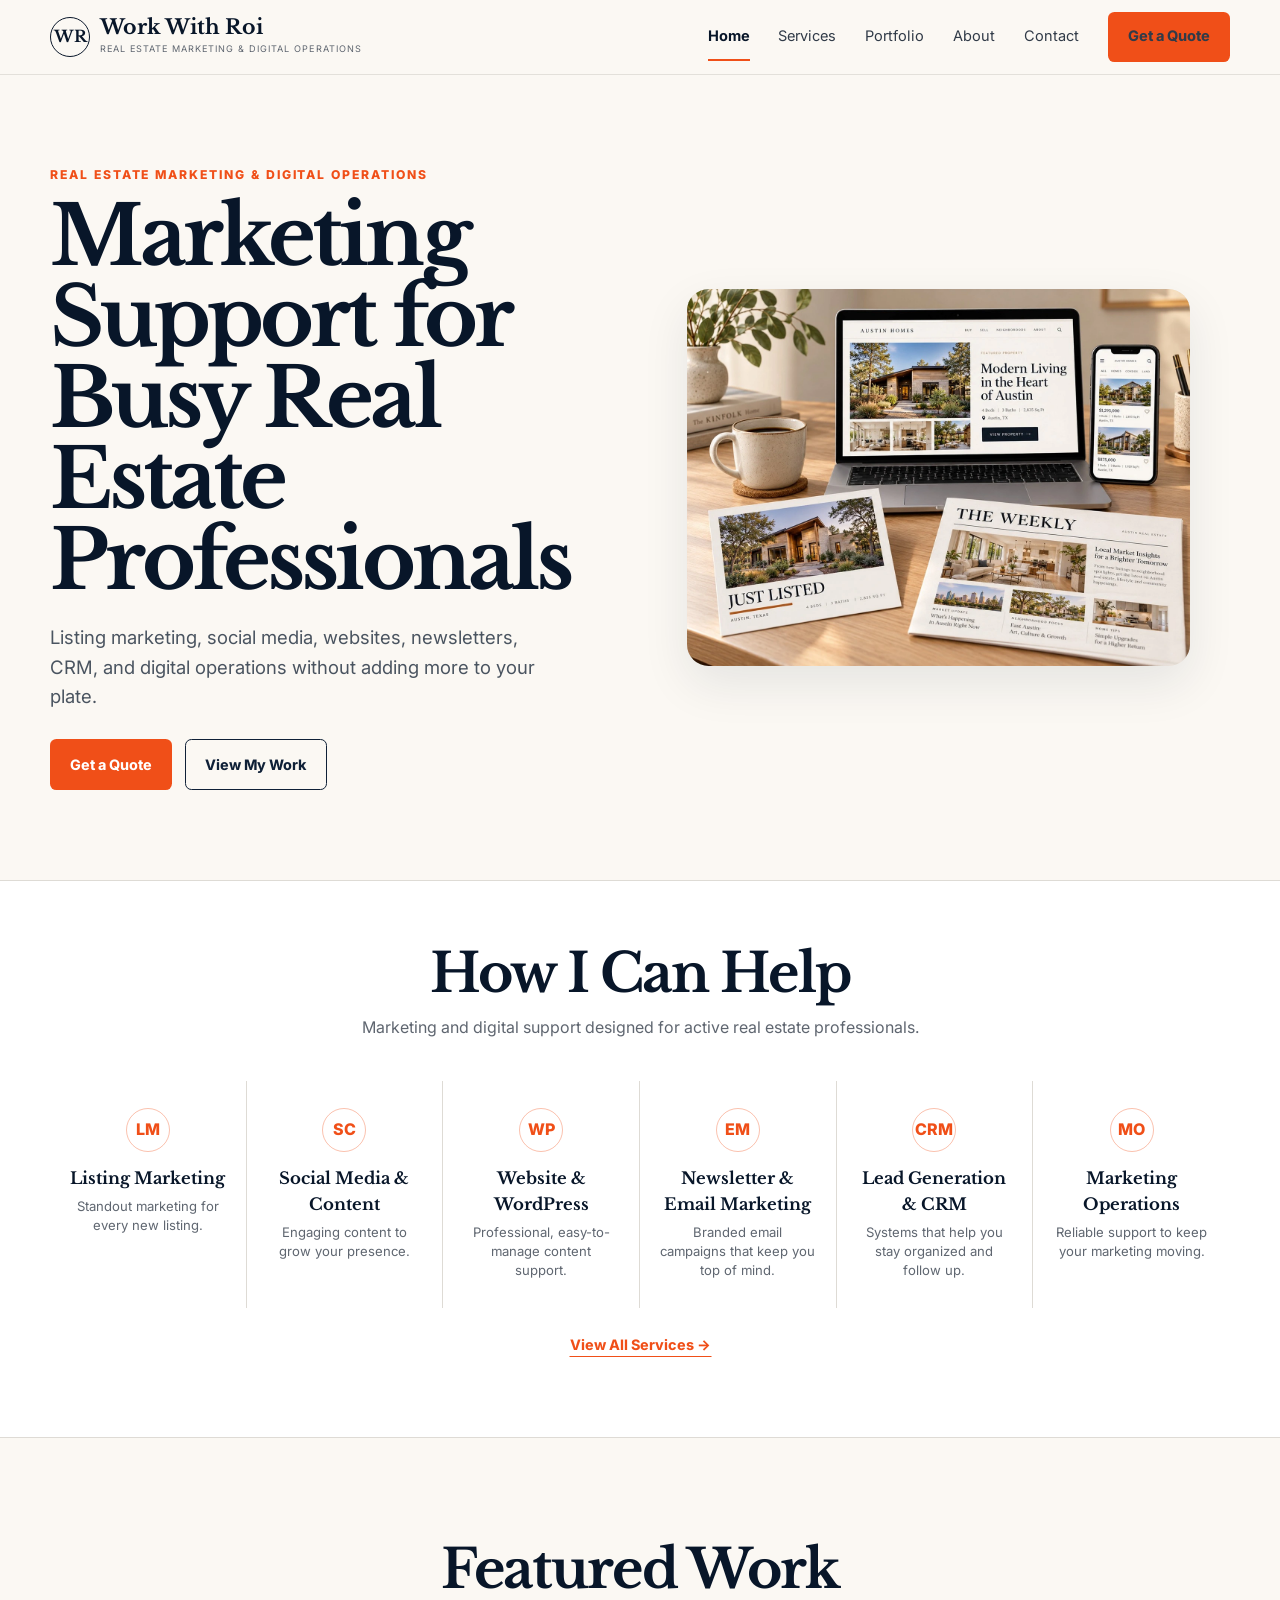
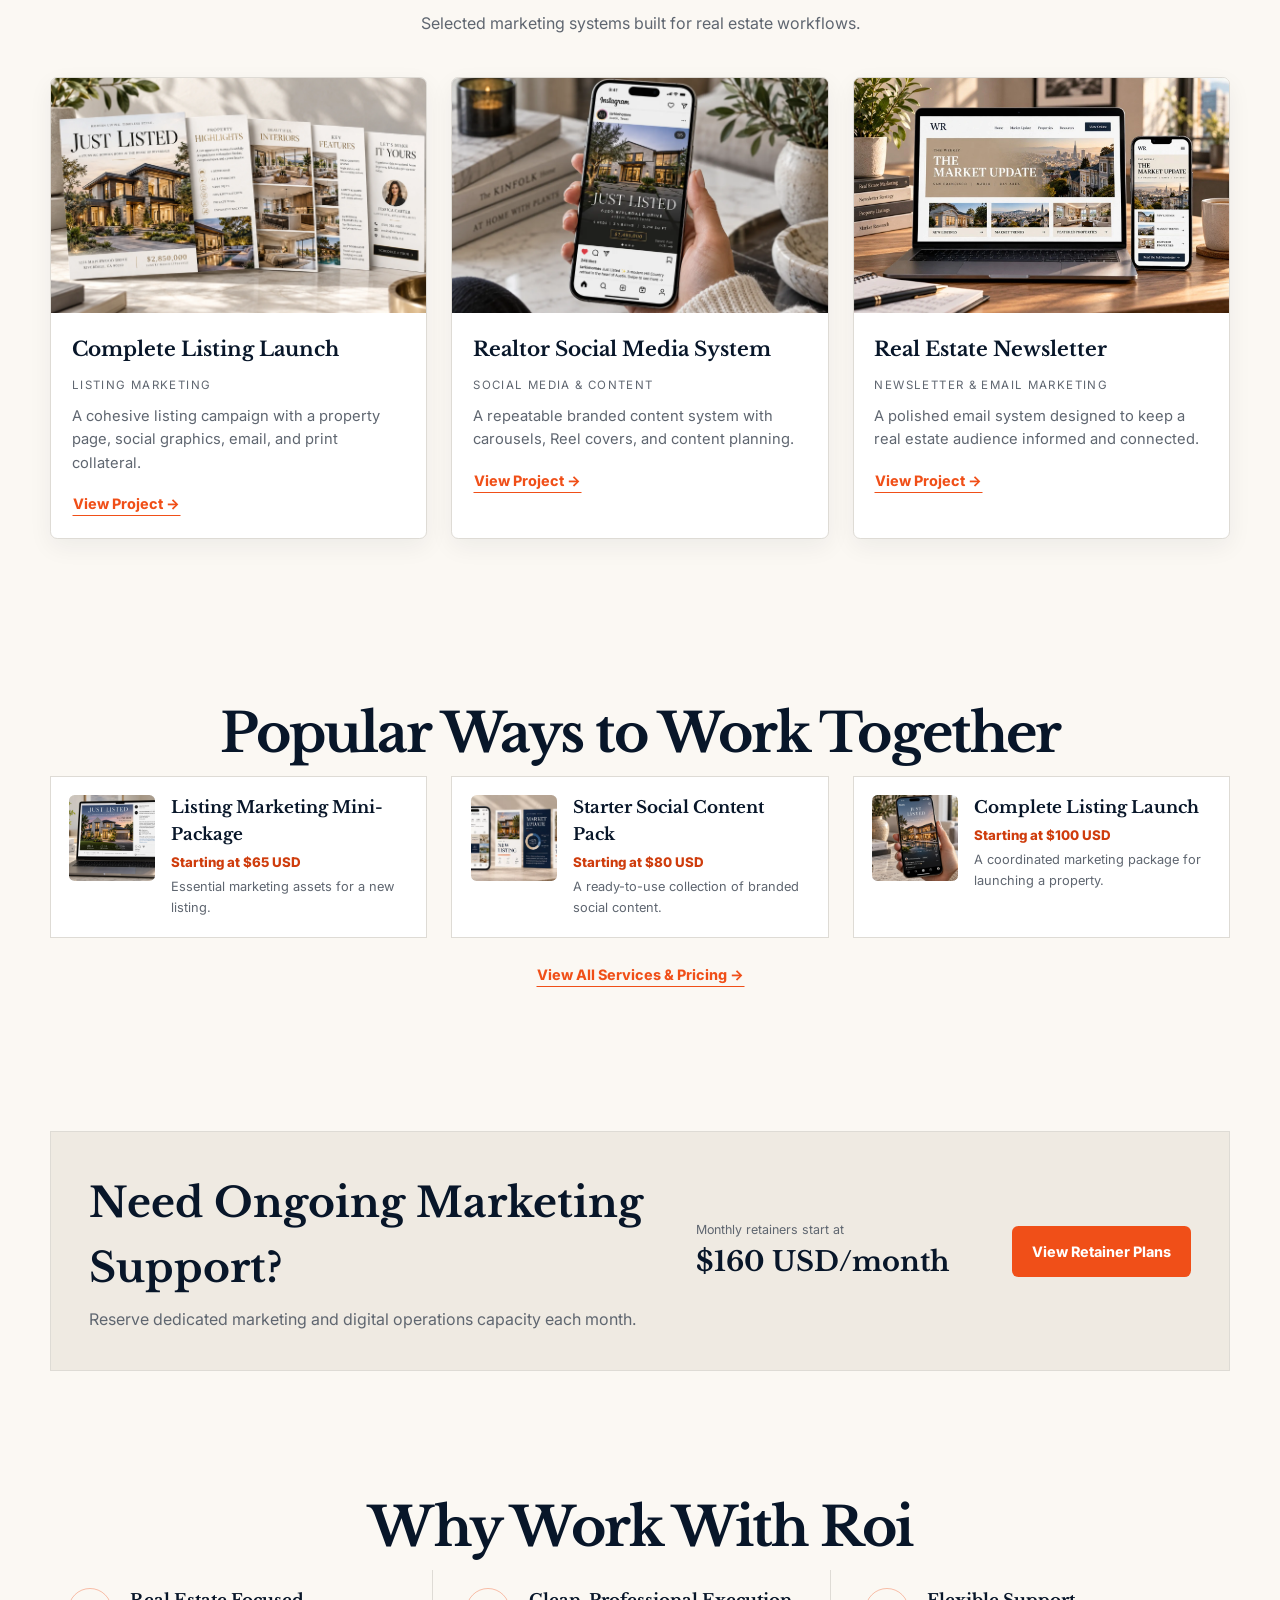
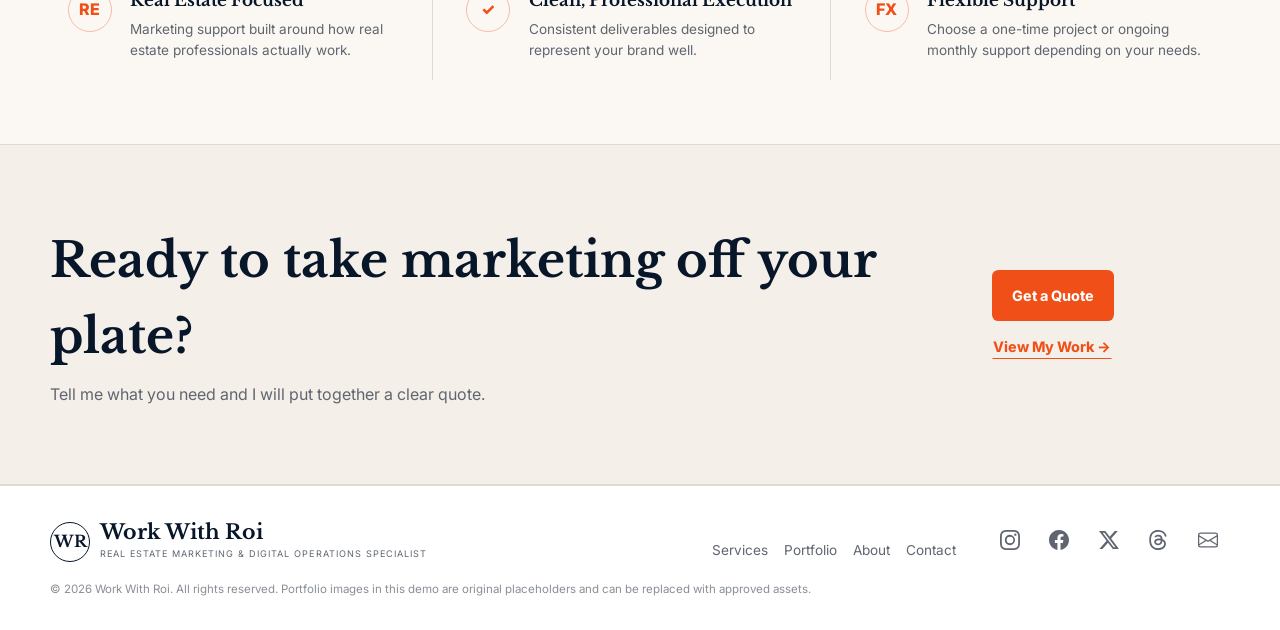
<file: index.html>
<!doctype html>
<html lang="en">
<head>
  <title>Work With Roi | Real Estate Marketing & Digital Operations</title>
  <meta name="description" content="Independent real estate marketing and digital operations support for busy U.S. real estate professionals.">
  <link rel="canonical" href="./">
  <meta property="og:title" content="Work With Roi | Real Estate Marketing & Digital Operations">
  <meta property="og:description" content="Independent real estate marketing and digital operations support for busy U.S. real estate professionals.">
  <meta property="og:type" content="website">
  <meta property="og:image" content="assets/images/hero-workspace.webp">
  <meta name="twitter:card" content="summary_large_image">
  <meta charset="utf-8">
  <meta name="viewport" content="width=device-width, initial-scale=1">
  <meta name="theme-color" content="#0f2037">
  <link rel="icon" href="favicon.svg" type="image/svg+xml">
  <link rel="manifest" href="site.webmanifest">
  <link rel="preconnect" href="https://fonts.googleapis.com">
  <link rel="preconnect" href="https://fonts.gstatic.com" crossorigin>
  <link href="https://fonts.googleapis.com/css2?family=Inter:wght@400;500;600;700;800&family=Libre+Baskerville:wght@400;700&display=swap" rel="stylesheet">
  <link rel="stylesheet" href="assets/css/main.css">
</head>
<body data-page="home">
<header class="site-header">
  <div class="container nav-wrap">
    <a class="brand" href="index.html" aria-label="Work With Roi home">
      <span class="brand-mark" aria-hidden="true">WR</span>
      <span class="brand-text"><strong>Work With Roi</strong><small>Real Estate Marketing &amp; Digital Operations</small></span>
    </a>
    <button class="nav-toggle" type="button" aria-label="Open navigation" aria-expanded="false" aria-controls="site-nav"><span></span><span></span><span></span></button>
    <nav id="site-nav" class="site-nav" aria-label="Primary navigation">
      <a href="index.html" aria-current="page">Home</a><a href="services.html">Services</a><a href="portfolio.html">Portfolio</a><a href="about.html">About</a><a href="contact.html">Contact</a>
      <a class="btn btn-primary" href="contact.html">Get a Quote</a>
    </nav>
  </div>
</header>
<main>

<section class="hero">
  <div class="container hero-grid">
    <div>
      <p class="eyebrow">Real Estate Marketing &amp; Digital Operations</p>
      <h1>Marketing Support for Busy Real Estate Professionals</h1>
      <p class="lead">Listing marketing, social media, websites, newsletters, CRM, and digital operations without adding more to your plate.</p>
      <div class="button-row"><a class="btn btn-primary" href="contact.html">Get a Quote</a><a class="btn btn-outline" href="portfolio.html">View My Work</a></div>
    </div>
    <figure class="hero-art"><img src="assets/images/hero-workspace.webp" alt="Illustrated real estate marketing workspace with laptop, phone, listing card and newsletter"></figure>
  </div>
</section>

<section class="service-strip section-sm" aria-labelledby="help-title">
  <div class="container">
    <div class="center"><h2 class="section-title" id="help-title">How I Can Help</h2><p class="section-intro">Marketing and digital support designed for active real estate professionals.</p></div>
    <div class="service-mini-grid">
      <article class="service-mini"><span class="icon-badge">LM</span><h3>Listing Marketing</h3><p>Standout marketing for every new listing.</p></article>
      <article class="service-mini"><span class="icon-badge">SC</span><h3>Social Media &amp; Content</h3><p>Engaging content to grow your presence.</p></article>
      <article class="service-mini"><span class="icon-badge">WP</span><h3>Website &amp; WordPress</h3><p>Professional, easy-to-manage content support.</p></article>
      <article class="service-mini"><span class="icon-badge">EM</span><h3>Newsletter &amp; Email Marketing</h3><p>Branded email campaigns that keep you top of mind.</p></article>
      <article class="service-mini"><span class="icon-badge">CRM</span><h3>Lead Generation &amp; CRM</h3><p>Systems that help you stay organized and follow up.</p></article>
      <article class="service-mini"><span class="icon-badge">MO</span><h3>Marketing Operations</h3><p>Reliable support to keep your marketing moving.</p></article>
    </div>
    <p class="center" style="margin-top:1.5rem"><a class="btn btn-link" href="services.html">View All Services →</a></p>
  </div>
</section>

<section class="section" aria-labelledby="featured-title">
  <div class="container">
    <div class="center"><h2 class="section-title" id="featured-title">Featured Work</h2><p class="section-intro">Selected marketing systems built for real estate workflows.</p></div>
    <div class="grid cards-3">
      <article class="card"><div class="card-media"><img loading="lazy" src="assets/images/listing-launch-01.webp" alt="Listing launch portfolio concept"></div><div class="card-body"><h3>Complete Listing Launch</h3><span class="category">Listing Marketing</span><p>A cohesive listing campaign with a property page, social graphics, email, and print collateral.</p><a class="btn btn-link" href="portfolio.html#listing-launch">View Project →</a></div></article>
      <article class="card"><div class="card-media"><img loading="lazy" src="assets/images/listing-launch-03.webp" alt="Real estate social media portfolio concept"></div><div class="card-body"><h3>Realtor Social Media System</h3><span class="category">Social Media &amp; Content</span><p>A repeatable branded content system with carousels, Reel covers, and content planning.</p><a class="btn btn-link" href="portfolio.html#social-system">View Project →</a></div></article>
      <article class="card"><div class="card-media"><img loading="lazy" src="assets/images/newsletter.webp" alt="Real estate newsletter portfolio concept"></div><div class="card-body"><h3>Real Estate Newsletter</h3><span class="category">Newsletter &amp; Email Marketing</span><p>A polished email system designed to keep a real estate audience informed and connected.</p><a class="btn btn-link" href="portfolio.html#newsletter">View Project →</a></div></article>
    </div>
  </div>
</section>

<section class="section-sm">
  <div class="container">
    <div class="center"><h2 class="section-title">Popular Ways to Work Together</h2></div>
    <div class="grid package-grid">
      <article class="package-card"><img src="assets/images/listing-launch-02.webp" alt="Listing marketing mini-package placeholder"><div><h3>Listing Marketing Mini-Package</h3><p class="price">Starting at $65 USD</p><p>Essential marketing assets for a new listing.</p></div></article>
      <article class="package-card"><img src="assets/images/social-system.webp" alt="Starter social content pack placeholder"><div><h3>Starter Social Content Pack</h3><p class="price">Starting at $80 USD</p><p>A ready-to-use collection of branded social content.</p></div></article>
      <article class="package-card"><img src="assets/images/listing-launch-04.webp" alt="Complete listing launch placeholder"><div><h3>Complete Listing Launch</h3><p class="price">Starting at $100 USD</p><p>A coordinated marketing package for launching a property.</p></div></article>
    </div>
    <p class="center" style="margin-top:1.5rem"><a class="btn btn-link" href="services.html">View All Services &amp; Pricing →</a></p>
  </div>
</section>

<section class="section-sm">
  <div class="container retainer-banner">
    <div><h2>Need Ongoing Marketing Support?</h2><p>Reserve dedicated marketing and digital operations capacity each month.</p></div>
    <div class="retainer-price"><span>Monthly retainers start at</span><strong>$160 USD/month</strong></div>
    <a class="btn btn-primary" href="services.html#retainers">View Retainer Plans</a>
  </div>
</section>

<section class="section-sm">
  <div class="container">
    <div class="center"><h2 class="section-title">Why Work With Roi</h2></div>
    <div class="feature-row">
      <article class="feature-item"><span class="icon-badge">RE</span><div><h3>Real Estate Focused</h3><p>Marketing support built around how real estate professionals actually work.</p></div></article>
      <article class="feature-item"><span class="icon-badge">✓</span><div><h3>Clean, Professional Execution</h3><p>Consistent deliverables designed to represent your brand well.</p></div></article>
      <article class="feature-item"><span class="icon-badge">FX</span><div><h3>Flexible Support</h3><p>Choose a one-time project or ongoing monthly support depending on your needs.</p></div></article>
    </div>
  </div>
</section>

<section class="cta-band"><div class="container cta-inner"><div><h2>Ready to take marketing off your plate?</h2><p>Tell me what you need and I will put together a clear quote.</p></div><div class="button-row"><a class="btn btn-primary" href="contact.html">Get a Quote</a><a class="btn btn-link" href="portfolio.html">View My Work →</a></div></div></section>

</main>
<footer class="site-footer">
  <div class="container">
    <div class="footer-grid">
      <div>
        <a class="brand" href="index.html"><span class="brand-mark" aria-hidden="true">WR</span><span class="brand-text"><strong>Work With Roi</strong><small>Real Estate Marketing &amp; Digital Operations Specialist</small></span></a>
      </div>
      <nav class="footer-nav" aria-label="Footer navigation">
        <a href="services.html">Services</a><a href="portfolio.html">Portfolio</a><a href="about.html">About</a><a href="contact.html">Contact</a>
      </nav>
      <nav class="social-list footer-social-icons" aria-label="Social media and email">
  <a href="https://www.instagram.com/workwithroi/" aria-label="Instagram" title="Instagram">
    <svg xmlns="http://www.w3.org/2000/svg" width="20" height="20" viewBox="0 0 16 16" fill="currentColor" aria-hidden="true" focusable="false">
  <path d="M8 0C5.829 0 5.556.01 4.703.048 3.85.088 3.269.222 2.76.42a3.9 3.9 0 0 0-1.417.923A3.9 3.9 0 0 0 .42 2.76C.222 3.268.087 3.85.048 4.7.01 5.555 0 5.827 0 8.001c0 2.172.01 2.444.048 3.297.04.852.174 1.433.372 1.942.205.526.478.972.923 1.417.444.445.89.719 1.416.923.51.198 1.09.333 1.942.372C5.555 15.99 5.827 16 8 16s2.444-.01 3.298-.048c.851-.04 1.434-.174 1.943-.372a3.9 3.9 0 0 0 1.416-.923c.445-.445.718-.891.923-1.417.197-.509.332-1.09.372-1.942C15.99 10.445 16 10.173 16 8s-.01-2.445-.048-3.299c-.04-.851-.175-1.433-.372-1.941a3.9 3.9 0 0 0-.923-1.417A3.9 3.9 0 0 0 13.24.42c-.51-.198-1.092-.333-1.943-.372C10.443.01 10.172 0 7.998 0zm-.717 1.442h.718c2.136 0 2.389.007 3.232.046.78.035 1.204.166 1.486.275.373.145.64.319.92.599s.453.546.598.92c.11.281.24.705.275 1.485.039.843.047 1.096.047 3.231s-.008 2.389-.047 3.232c-.035.78-.166 1.203-.275 1.485a2.5 2.5 0 0 1-.599.919c-.28.28-.546.453-.92.598-.28.11-.704.24-1.485.276-.843.038-1.096.047-3.232.047s-2.39-.009-3.233-.047c-.78-.036-1.203-.166-1.485-.276a2.5 2.5 0 0 1-.92-.598 2.5 2.5 0 0 1-.6-.92c-.109-.281-.24-.705-.275-1.485-.038-.843-.046-1.096-.046-3.233s.008-2.388.046-3.231c.036-.78.166-1.204.276-1.486.145-.373.319-.64.599-.92s.546-.453.92-.598c.282-.11.705-.24 1.485-.276.738-.034 1.024-.044 2.515-.045zm4.988 1.328a.96.96 0 1 0 0 1.92.96.96 0 0 0 0-1.92m-4.27 1.122a4.109 4.109 0 1 0 0 8.217 4.109 4.109 0 0 0 0-8.217m0 1.441a2.667 2.667 0 1 1 0 5.334 2.667 2.667 0 0 1 0-5.334"/>
</svg>
  </a>
  <a href="https://www.facebook.com/workwithroi.fb/" aria-label="Facebook" title="Facebook">
    <svg xmlns="http://www.w3.org/2000/svg" width="20" height="20" viewBox="0 0 16 16" fill="currentColor" aria-hidden="true" focusable="false">
  <path d="M16 8.049c0-4.446-3.582-8.05-8-8.05C3.58 0-.002 3.603-.002 8.05c0 4.017 2.926 7.347 6.75 7.951v-5.625h-2.03V8.05H6.75V6.275c0-2.017 1.195-3.131 3.022-3.131.876 0 1.791.157 1.791.157v1.98h-1.009c-.993 0-1.303.621-1.303 1.258v1.51h2.218l-.354 2.326H9.25V16c3.824-.604 6.75-3.934 6.75-7.951"/>
</svg>
  </a>
  <a href="https://x.com/workwithroi" aria-label="X" title="X">
    <svg xmlns="http://www.w3.org/2000/svg" width="20" height="20" viewBox="0 0 16 16" fill="currentColor" aria-hidden="true" focusable="false">
  <path d="M12.6.75h2.454l-5.36 6.142L16 15.25h-4.937l-3.867-5.07-4.425 5.07H.316l5.733-6.57L0 .75h5.063l3.495 4.633L12.601.75Zm-.86 13.028h1.36L4.323 2.145H2.865z"/>
</svg>
  </a>
  <a href="https://www.threads.com/@workwithroi.threads" aria-label="Threads" title="Threads">
    <svg xmlns="http://www.w3.org/2000/svg" width="20" height="20" viewBox="0 0 16 16" fill="currentColor" aria-hidden="true" focusable="false">
  <path d="M6.321 6.016c-.27-.18-1.166-.802-1.166-.802.756-1.081 1.753-1.502 3.132-1.502.975 0 1.803.327 2.394.948s.928 1.509 1.005 2.644q.492.207.905.484c1.109.745 1.719 1.86 1.719 3.137 0 2.716-2.226 5.075-6.256 5.075C4.594 16 1 13.987 1 7.994 1 2.034 4.482 0 8.044 0 9.69 0 13.55.243 15 5.036l-1.36.353C12.516 1.974 10.163 1.43 8.006 1.43c-3.565 0-5.582 2.171-5.582 6.79 0 4.143 2.254 6.343 5.63 6.343 2.777 0 4.847-1.443 4.847-3.556 0-1.438-1.208-2.127-1.27-2.127-.236 1.234-.868 3.31-3.644 3.31-1.618 0-3.013-1.118-3.013-2.582 0-2.09 1.984-2.847 3.55-2.847.586 0 1.294.04 1.663.114 0-.637-.54-1.728-1.9-1.728-1.25 0-1.566.405-1.967.868ZM8.716 8.19c-2.04 0-2.304.87-2.304 1.416 0 .878 1.043 1.168 1.6 1.168 1.02 0 2.067-.282 2.232-2.423a6.2 6.2 0 0 0-1.528-.161"/>
</svg>
  </a>
  <a href="mailto:emmanuelroiccapao@gmail.com" aria-label="Email" title="Email">
    <svg xmlns="http://www.w3.org/2000/svg" width="20" height="20" viewBox="0 0 16 16" fill="currentColor" aria-hidden="true" focusable="false">
  <path d="M0 4a2 2 0 0 1 2-2h12a2 2 0 0 1 2 2v8a2 2 0 0 1-2 2H2a2 2 0 0 1-2-2zm2-1a1 1 0 0 0-1 1v.217l7 4.2 7-4.2V4a1 1 0 0 0-1-1zm13 2.383-4.708 2.825L15 11.105zm-.034 6.876-5.64-3.471L8 9.583l-1.326-.795-5.64 3.47A1 1 0 0 0 2 13h12a1 1 0 0 0 .966-.741M1 11.105l4.708-2.897L1 5.383z"/>
</svg>
  </a>
</nav>
    </div>
    <div class="footer-meta">© 2026 Work With Roi. All rights reserved. Portfolio images in this demo are original placeholders and can be replaced with approved assets.</div>
  </div>
</footer>
<script src="assets/js/main.js" defer></script>
</body>
</html>
</file>
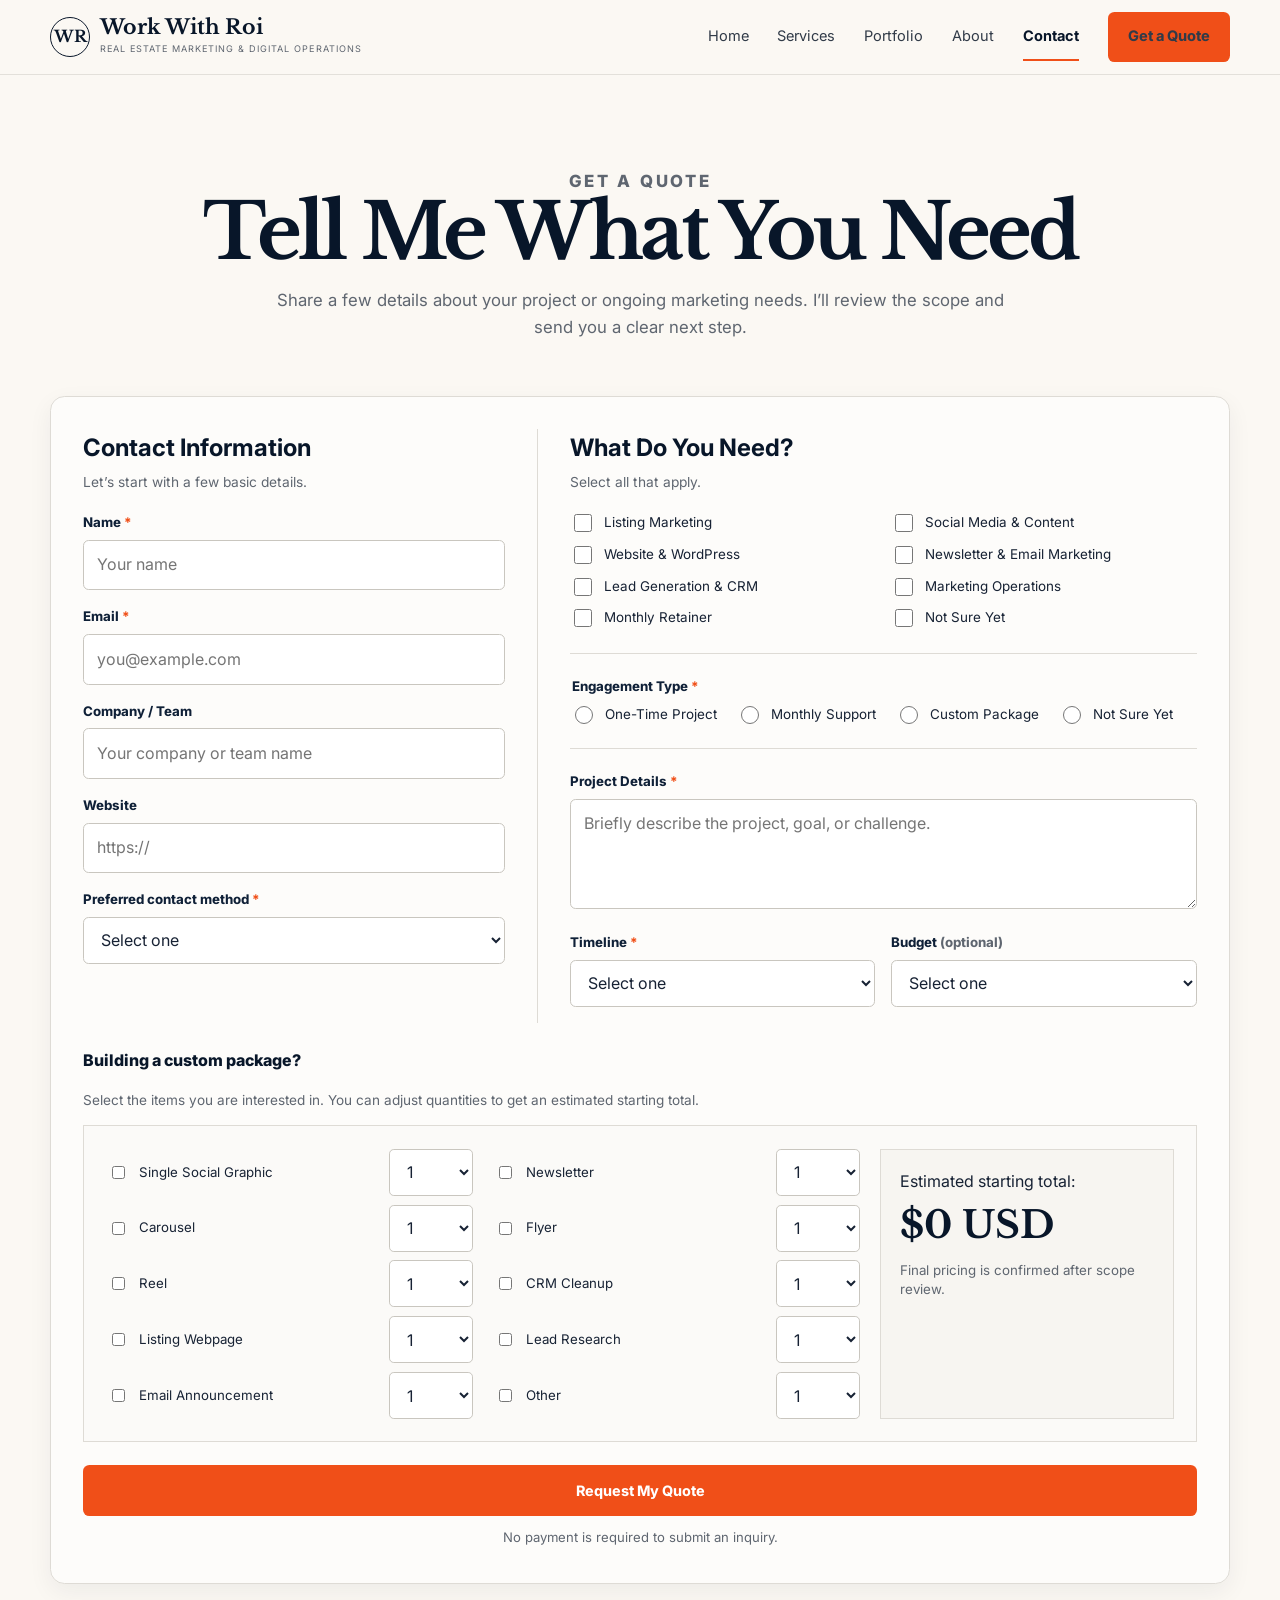
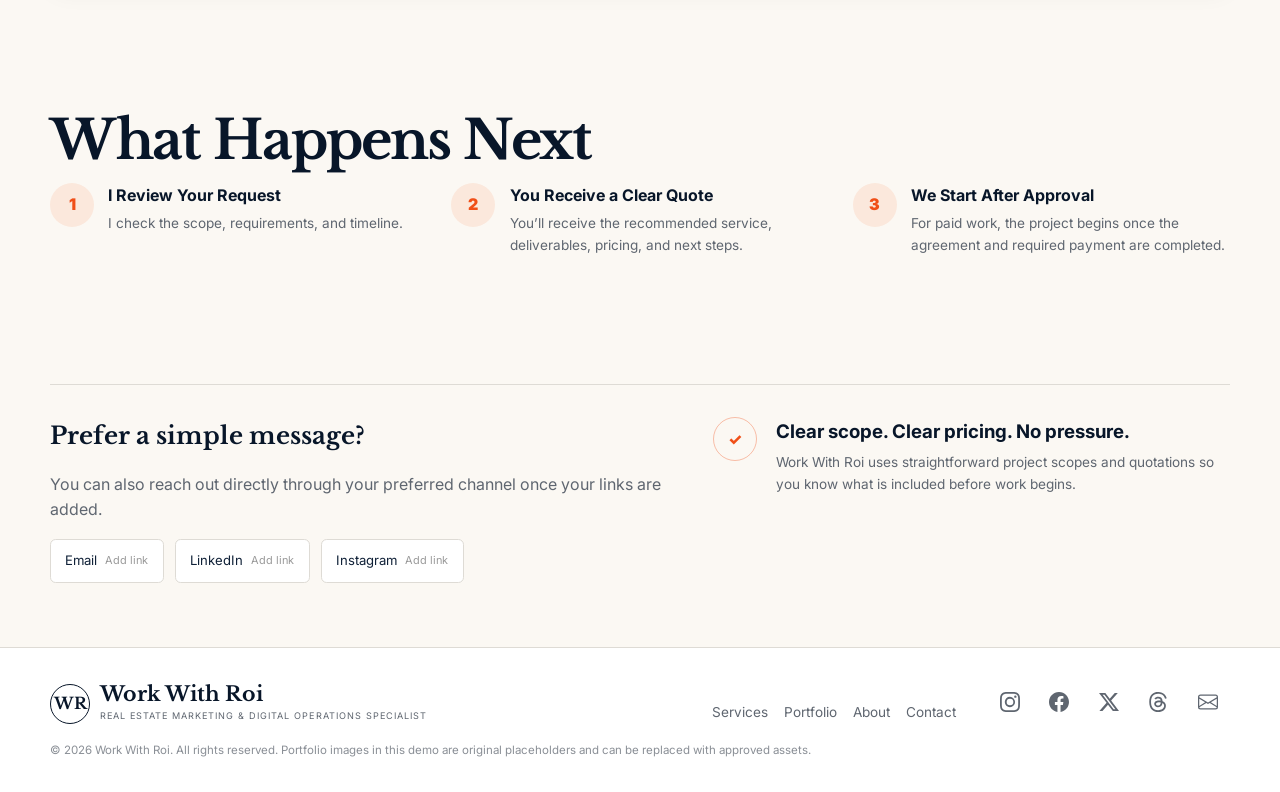
<file: contact.html>
<!doctype html>
<html lang="en">
<head>
  <title>Get a Quote | Work With Roi</title>
  <meta name="description" content="Tell Work With Roi what you need and request a clear quote for real estate marketing or digital operations support.">
  <link rel="canonical" href="./contact.html">
  <meta property="og:title" content="Get a Quote | Work With Roi">
  <meta property="og:description" content="Tell Work With Roi what you need and request a clear quote for real estate marketing or digital operations support.">
  <meta property="og:type" content="website">
  <meta property="og:image" content="assets/images/hero-workspace.webp">
  <meta name="twitter:card" content="summary_large_image">
  <meta charset="utf-8">
  <meta name="viewport" content="width=device-width, initial-scale=1">
  <meta name="theme-color" content="#0f2037">
  <link rel="icon" href="favicon.svg" type="image/svg+xml">
  <link rel="manifest" href="site.webmanifest">
  <link rel="preconnect" href="https://fonts.googleapis.com">
  <link rel="preconnect" href="https://fonts.gstatic.com" crossorigin>
  <link href="https://fonts.googleapis.com/css2?family=Inter:wght@400;500;600;700;800&family=Libre+Baskerville:wght@400;700&display=swap" rel="stylesheet">
  <link rel="stylesheet" href="assets/css/main.css">
</head>
<body data-page="contact">
<header class="site-header">
  <div class="container nav-wrap">
    <a class="brand" href="index.html" aria-label="Work With Roi home">
      <span class="brand-mark" aria-hidden="true">WR</span>
      <span class="brand-text"><strong>Work With Roi</strong><small>Real Estate Marketing &amp; Digital Operations</small></span>
    </a>
    <button class="nav-toggle" type="button" aria-label="Open navigation" aria-expanded="false" aria-controls="site-nav"><span></span><span></span><span></span></button>
    <nav id="site-nav" class="site-nav" aria-label="Primary navigation">
      <a href="index.html">Home</a><a href="services.html">Services</a><a href="portfolio.html">Portfolio</a><a href="about.html">About</a><a href="contact.html" aria-current="page">Contact</a>
      <a class="btn btn-primary" href="contact.html">Get a Quote</a>
    </nav>
  </div>
</header>
<main>

<section class="contact-hero"><div class="container"><p class="eyebrow">Get a Quote</p><h1>Tell Me What You Need</h1><p>Share a few details about your project or ongoing marketing needs. I’ll review the scope and send you a clear next step.</p></div></section>

<section class="section-sm" style="padding-top:1rem"><div class="container"><form id="quote-form" class="quote-shell" action="https://api.web3forms.com/submit" method="post" novalidate><input type="hidden" name="subject" value="New Work With Roi Quote Request"><div class="quote-grid">
<section class="form-panel" aria-labelledby="contact-info-title"><h2 id="contact-info-title">Contact Information</h2><p>Let’s start with a few basic details.</p>
<div class="field"><label for="name">Name <span class="required">*</span></label><input id="name" name="name" type="text" placeholder="Your name" required autocomplete="name"></div>
<div class="field"><label for="email">Email <span class="required">*</span></label><input id="email" name="email" type="email" placeholder="you@example.com" required autocomplete="email"></div>
<div class="field"><label for="company">Company / Team</label><input id="company" name="company" type="text" placeholder="Your company or team name" autocomplete="organization"></div>
<div class="field"><label for="website">Website</label><input id="website" name="website" type="url" placeholder="https://" inputmode="url"></div>
<div class="field"><label for="contact-method">Preferred contact method <span class="required">*</span></label><select id="contact-method" name="contact_method" required><option value="">Select one</option><option>Email</option><option>LinkedIn</option><option>Instagram</option></select></div></section>

<section class="form-panel" aria-labelledby="need-title"><h2 id="need-title">What Do You Need?</h2><p>Select all that apply.</p>
<div class="checkbox-grid"><label class="check-row"><input type="checkbox" name="needs" value="Listing Marketing"><span>Listing Marketing</span></label><label class="check-row"><input type="checkbox" name="needs" value="Social Media & Content"><span>Social Media & Content</span></label><label class="check-row"><input type="checkbox" name="needs" value="Website & WordPress"><span>Website & WordPress</span></label><label class="check-row"><input type="checkbox" name="needs" value="Newsletter & Email Marketing"><span>Newsletter & Email Marketing</span></label><label class="check-row"><input type="checkbox" name="needs" value="Lead Generation & CRM"><span>Lead Generation & CRM</span></label><label class="check-row"><input type="checkbox" name="needs" value="Marketing Operations"><span>Marketing Operations</span></label><label class="check-row"><input type="checkbox" name="needs" value="Monthly Retainer"><span>Monthly Retainer</span></label><label class="check-row"><input type="checkbox" name="needs" value="Not Sure Yet"><span>Not Sure Yet</span></label></div>
<hr class="form-divider"><fieldset style="border:0;padding:0;margin:0"><legend class="legend">Engagement Type <span class="required">*</span></legend><div class="radio-group"><label class="radio-row"><input type="radio" name="engagement_type" value="One-Time Project" required><span>One-Time Project</span></label><label class="radio-row"><input type="radio" name="engagement_type" value="Monthly Support" required><span>Monthly Support</span></label><label class="radio-row"><input type="radio" name="engagement_type" value="Custom Package" required><span>Custom Package</span></label><label class="radio-row"><input type="radio" name="engagement_type" value="Not Sure Yet" required><span>Not Sure Yet</span></label></div></fieldset>
<hr class="form-divider"><div class="field"><label for="details">Project Details <span class="required">*</span></label><textarea id="details" name="project_details" required placeholder="Briefly describe the project, goal, or challenge."></textarea></div>
<div class="two-fields"><div class="field"><label for="timeline">Timeline <span class="required">*</span></label><select id="timeline" name="timeline" required><option value="">Select one</option><option>As soon as possible</option><option>Within 1 to 2 weeks</option><option>Within 1 month</option><option>Flexible / ongoing</option></select></div><div class="field"><label for="budget">Budget <span class="muted">(optional)</span></label><select id="budget" name="budget"><option value="">Select one</option><option>Under $100 USD</option><option>$100 USD to $250 USD</option><option>$250 USD to $500 USD</option><option>$500 USD+</option><option>Not sure yet</option></select></div></div></section>
</div>

<details class="form-builder" open><summary>Building a custom package?</summary><p class="muted" style="font-size:.85rem">Select the items you are interested in. You can adjust quantities to get an estimated starting total.</p><div class="builder" data-builder><div class="builder-grid">
<div class="builder-items"><div class="builder-item"><input type="checkbox" id="q-graphic" data-price="10"><label for="q-graphic">Single Social Graphic</label><select data-qty aria-label="Quantity for Single Social Graphic"><option>1</option><option>2</option><option>3</option></select></div><div class="builder-item"><input type="checkbox" id="q-carousel" data-price="20"><label for="q-carousel">Carousel</label><select data-qty aria-label="Quantity for Carousel"><option>1</option><option>2</option><option>3</option></select></div><div class="builder-item"><input type="checkbox" id="q-reel" data-price="25"><label for="q-reel">Reel</label><select data-qty aria-label="Quantity for Reel"><option>1</option><option>2</option><option>3</option></select></div><div class="builder-item"><input type="checkbox" id="q-web" data-price="25"><label for="q-web">Listing Webpage</label><select data-qty aria-label="Quantity for Listing Webpage"><option>1</option><option>2</option><option>3</option></select></div><div class="builder-item"><input type="checkbox" id="q-email" data-price="20"><label for="q-email">Email Announcement</label><select data-qty aria-label="Quantity for Email Announcement"><option>1</option><option>2</option><option>3</option></select></div></div>
<div class="builder-items"><div class="builder-item"><input type="checkbox" id="q-news" data-price="35"><label for="q-news">Newsletter</label><select data-qty aria-label="Quantity for Newsletter"><option>1</option><option>2</option><option>3</option></select></div><div class="builder-item"><input type="checkbox" id="q-flyer" data-price="15"><label for="q-flyer">Flyer</label><select data-qty aria-label="Quantity for Flyer"><option>1</option><option>2</option><option>3</option></select></div><div class="builder-item"><input type="checkbox" id="q-crm" data-price="50"><label for="q-crm">CRM Cleanup</label><select data-qty aria-label="Quantity for CRM Cleanup"><option>1</option><option>2</option></select></div><div class="builder-item"><input type="checkbox" id="q-lead" data-price="55"><label for="q-lead">Lead Research</label><select data-qty aria-label="Quantity for Lead Research"><option>1</option><option>2</option></select></div><div class="builder-item"><input type="checkbox" id="q-other" data-price="0"><label for="q-other">Other</label><select data-qty aria-label="Quantity for Other"><option>1</option></select></div></div>
<aside class="builder-total" aria-live="polite"><span>Estimated starting total:</span><strong data-total-usd>$0 USD</strong><small>Final pricing is confirmed after scope review.</small></aside>
</div></div></details>
<button class="btn btn-primary form-submit" type="submit" disabled>Request My Quote</button>
  <p class="form-status" id="form-status" role="status">
  No payment is required to submit an inquiry.
  </p></form></div></section>

<section class="section-sm"><div class="container"><h2 class="section-title">What Happens Next</h2><div class="grid steps-3"><article class="step"><span class="step-num">1</span><div><h3>I Review Your Request</h3><p>I check the scope, requirements, and timeline.</p></div></article><article class="step"><span class="step-num">2</span><div><h3>You Receive a Clear Quote</h3><p>You’ll receive the recommended service, deliverables, pricing, and next steps.</p></div></article><article class="step"><span class="step-num">3</span><div><h3>We Start After Approval</h3><p>For paid work, the project begins once the agreement and required payment are completed.</p></div></article></div></div></section>

<section class="section-sm"><div class="container contact-direct"><div><h2 style="margin:0;color:var(--navy-950);font-family:var(--serif)">Prefer a simple message?</h2><p class="muted">You can also reach out directly through your preferred channel once your links are added.</p><div class="contact-chips"><span class="contact-chip">Email <small>Add link</small></span><span class="contact-chip">LinkedIn <small>Add link</small></span><span class="contact-chip">Instagram <small>Add link</small></span></div></div><div class="promise"><span class="icon-badge">✓</span><div><h3>Clear scope. Clear pricing. No pressure.</h3><p>Work With Roi uses straightforward project scopes and quotations so you know what is included before work begins.</p></div></div></div></section>

</main>
<footer class="site-footer">
  <div class="container">
    <div class="footer-grid">
      <div>
        <a class="brand" href="index.html"><span class="brand-mark" aria-hidden="true">WR</span><span class="brand-text"><strong>Work With Roi</strong><small>Real Estate Marketing &amp; Digital Operations Specialist</small></span></a>
      </div>
      <nav class="footer-nav" aria-label="Footer navigation">
        <a href="services.html">Services</a><a href="portfolio.html">Portfolio</a><a href="about.html">About</a><a href="contact.html">Contact</a>
      </nav>
      <nav class="social-list footer-social-icons" aria-label="Social media and email">
  <a href="https://www.instagram.com/workwithroi/" aria-label="Instagram" title="Instagram">
    <svg xmlns="http://www.w3.org/2000/svg" width="20" height="20" viewBox="0 0 16 16" fill="currentColor" aria-hidden="true" focusable="false">
  <path d="M8 0C5.829 0 5.556.01 4.703.048 3.85.088 3.269.222 2.76.42a3.9 3.9 0 0 0-1.417.923A3.9 3.9 0 0 0 .42 2.76C.222 3.268.087 3.85.048 4.7.01 5.555 0 5.827 0 8.001c0 2.172.01 2.444.048 3.297.04.852.174 1.433.372 1.942.205.526.478.972.923 1.417.444.445.89.719 1.416.923.51.198 1.09.333 1.942.372C5.555 15.99 5.827 16 8 16s2.444-.01 3.298-.048c.851-.04 1.434-.174 1.943-.372a3.9 3.9 0 0 0 1.416-.923c.445-.445.718-.891.923-1.417.197-.509.332-1.09.372-1.942C15.99 10.445 16 10.173 16 8s-.01-2.445-.048-3.299c-.04-.851-.175-1.433-.372-1.941a3.9 3.9 0 0 0-.923-1.417A3.9 3.9 0 0 0 13.24.42c-.51-.198-1.092-.333-1.943-.372C10.443.01 10.172 0 7.998 0zm-.717 1.442h.718c2.136 0 2.389.007 3.232.046.78.035 1.204.166 1.486.275.373.145.64.319.92.599s.453.546.598.92c.11.281.24.705.275 1.485.039.843.047 1.096.047 3.231s-.008 2.389-.047 3.232c-.035.78-.166 1.203-.275 1.485a2.5 2.5 0 0 1-.599.919c-.28.28-.546.453-.92.598-.28.11-.704.24-1.485.276-.843.038-1.096.047-3.232.047s-2.39-.009-3.233-.047c-.78-.036-1.203-.166-1.485-.276a2.5 2.5 0 0 1-.92-.598 2.5 2.5 0 0 1-.6-.92c-.109-.281-.24-.705-.275-1.485-.038-.843-.046-1.096-.046-3.233s.008-2.388.046-3.231c.036-.78.166-1.204.276-1.486.145-.373.319-.64.599-.92s.546-.453.92-.598c.282-.11.705-.24 1.485-.276.738-.034 1.024-.044 2.515-.045zm4.988 1.328a.96.96 0 1 0 0 1.92.96.96 0 0 0 0-1.92m-4.27 1.122a4.109 4.109 0 1 0 0 8.217 4.109 4.109 0 0 0 0-8.217m0 1.441a2.667 2.667 0 1 1 0 5.334 2.667 2.667 0 0 1 0-5.334"/>
</svg>
  </a>
  <a href="https://www.facebook.com/workwithroi.fb/" aria-label="Facebook" title="Facebook">
    <svg xmlns="http://www.w3.org/2000/svg" width="20" height="20" viewBox="0 0 16 16" fill="currentColor" aria-hidden="true" focusable="false">
  <path d="M16 8.049c0-4.446-3.582-8.05-8-8.05C3.58 0-.002 3.603-.002 8.05c0 4.017 2.926 7.347 6.75 7.951v-5.625h-2.03V8.05H6.75V6.275c0-2.017 1.195-3.131 3.022-3.131.876 0 1.791.157 1.791.157v1.98h-1.009c-.993 0-1.303.621-1.303 1.258v1.51h2.218l-.354 2.326H9.25V16c3.824-.604 6.75-3.934 6.75-7.951"/>
</svg>
  </a>
  <a href="https://x.com/workwithroi" aria-label="X" title="X">
    <svg xmlns="http://www.w3.org/2000/svg" width="20" height="20" viewBox="0 0 16 16" fill="currentColor" aria-hidden="true" focusable="false">
  <path d="M12.6.75h2.454l-5.36 6.142L16 15.25h-4.937l-3.867-5.07-4.425 5.07H.316l5.733-6.57L0 .75h5.063l3.495 4.633L12.601.75Zm-.86 13.028h1.36L4.323 2.145H2.865z"/>
</svg>
  </a>
  <a href="https://www.threads.com/@workwithroi.threads" aria-label="Threads" title="Threads">
    <svg xmlns="http://www.w3.org/2000/svg" width="20" height="20" viewBox="0 0 16 16" fill="currentColor" aria-hidden="true" focusable="false">
  <path d="M6.321 6.016c-.27-.18-1.166-.802-1.166-.802.756-1.081 1.753-1.502 3.132-1.502.975 0 1.803.327 2.394.948s.928 1.509 1.005 2.644q.492.207.905.484c1.109.745 1.719 1.86 1.719 3.137 0 2.716-2.226 5.075-6.256 5.075C4.594 16 1 13.987 1 7.994 1 2.034 4.482 0 8.044 0 9.69 0 13.55.243 15 5.036l-1.36.353C12.516 1.974 10.163 1.43 8.006 1.43c-3.565 0-5.582 2.171-5.582 6.79 0 4.143 2.254 6.343 5.63 6.343 2.777 0 4.847-1.443 4.847-3.556 0-1.438-1.208-2.127-1.27-2.127-.236 1.234-.868 3.31-3.644 3.31-1.618 0-3.013-1.118-3.013-2.582 0-2.09 1.984-2.847 3.55-2.847.586 0 1.294.04 1.663.114 0-.637-.54-1.728-1.9-1.728-1.25 0-1.566.405-1.967.868ZM8.716 8.19c-2.04 0-2.304.87-2.304 1.416 0 .878 1.043 1.168 1.6 1.168 1.02 0 2.067-.282 2.232-2.423a6.2 6.2 0 0 0-1.528-.161"/>
</svg>
  </a>
  <a href="mailto:emmanuelroiccapao@gmail.com" aria-label="Email" title="Email">
    <svg xmlns="http://www.w3.org/2000/svg" width="20" height="20" viewBox="0 0 16 16" fill="currentColor" aria-hidden="true" focusable="false">
  <path d="M0 4a2 2 0 0 1 2-2h12a2 2 0 0 1 2 2v8a2 2 0 0 1-2 2H2a2 2 0 0 1-2-2zm2-1a1 1 0 0 0-1 1v.217l7 4.2 7-4.2V4a1 1 0 0 0-1-1zm13 2.383-4.708 2.825L15 11.105zm-.034 6.876-5.64-3.471L8 9.583l-1.326-.795-5.64 3.47A1 1 0 0 0 2 13h12a1 1 0 0 0 .966-.741M1 11.105l4.708-2.897L1 5.383z"/>
</svg>
  </a>
</nav>
    </div>
    <div class="footer-meta">© 2026 Work With Roi. All rights reserved. Portfolio images in this demo are original placeholders and can be replaced with approved assets.</div>
  </div>
</footer>
<script src="assets/js/main.js" defer></script>
</body>
</html>
</file>
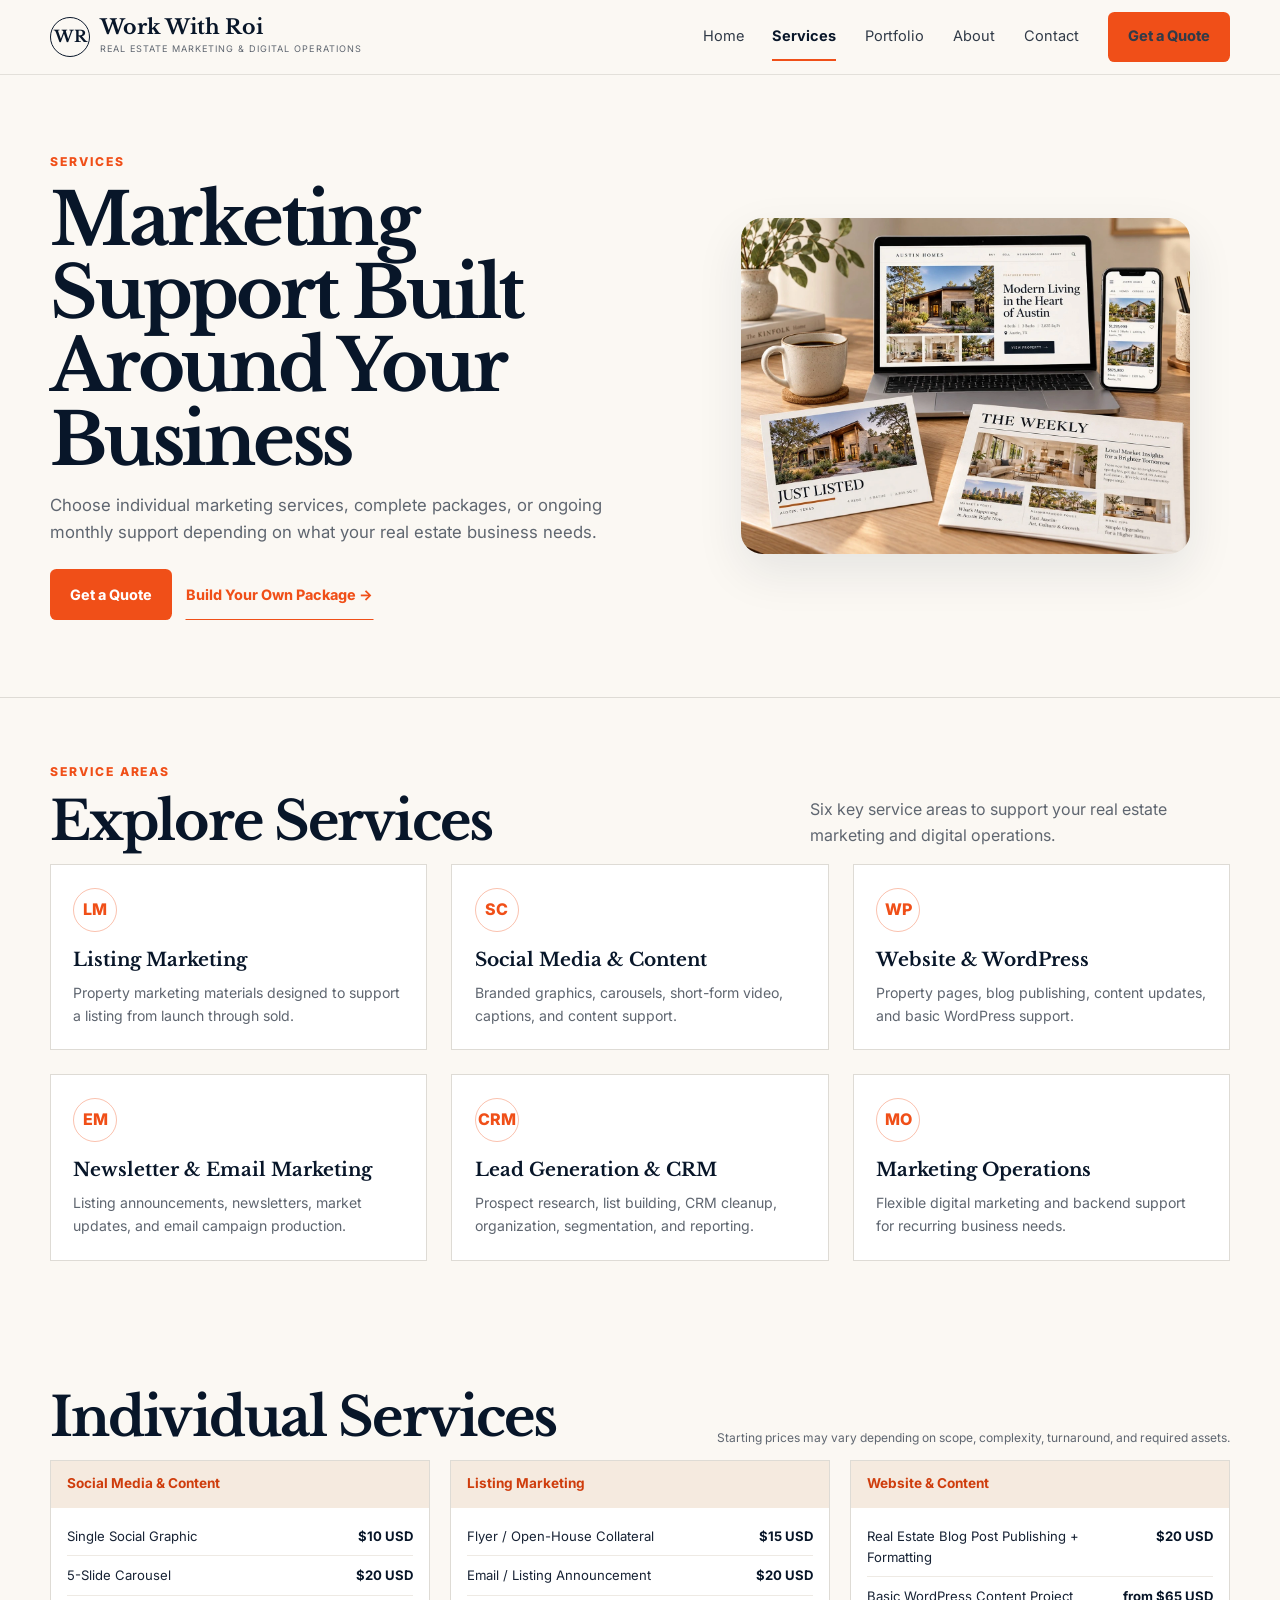
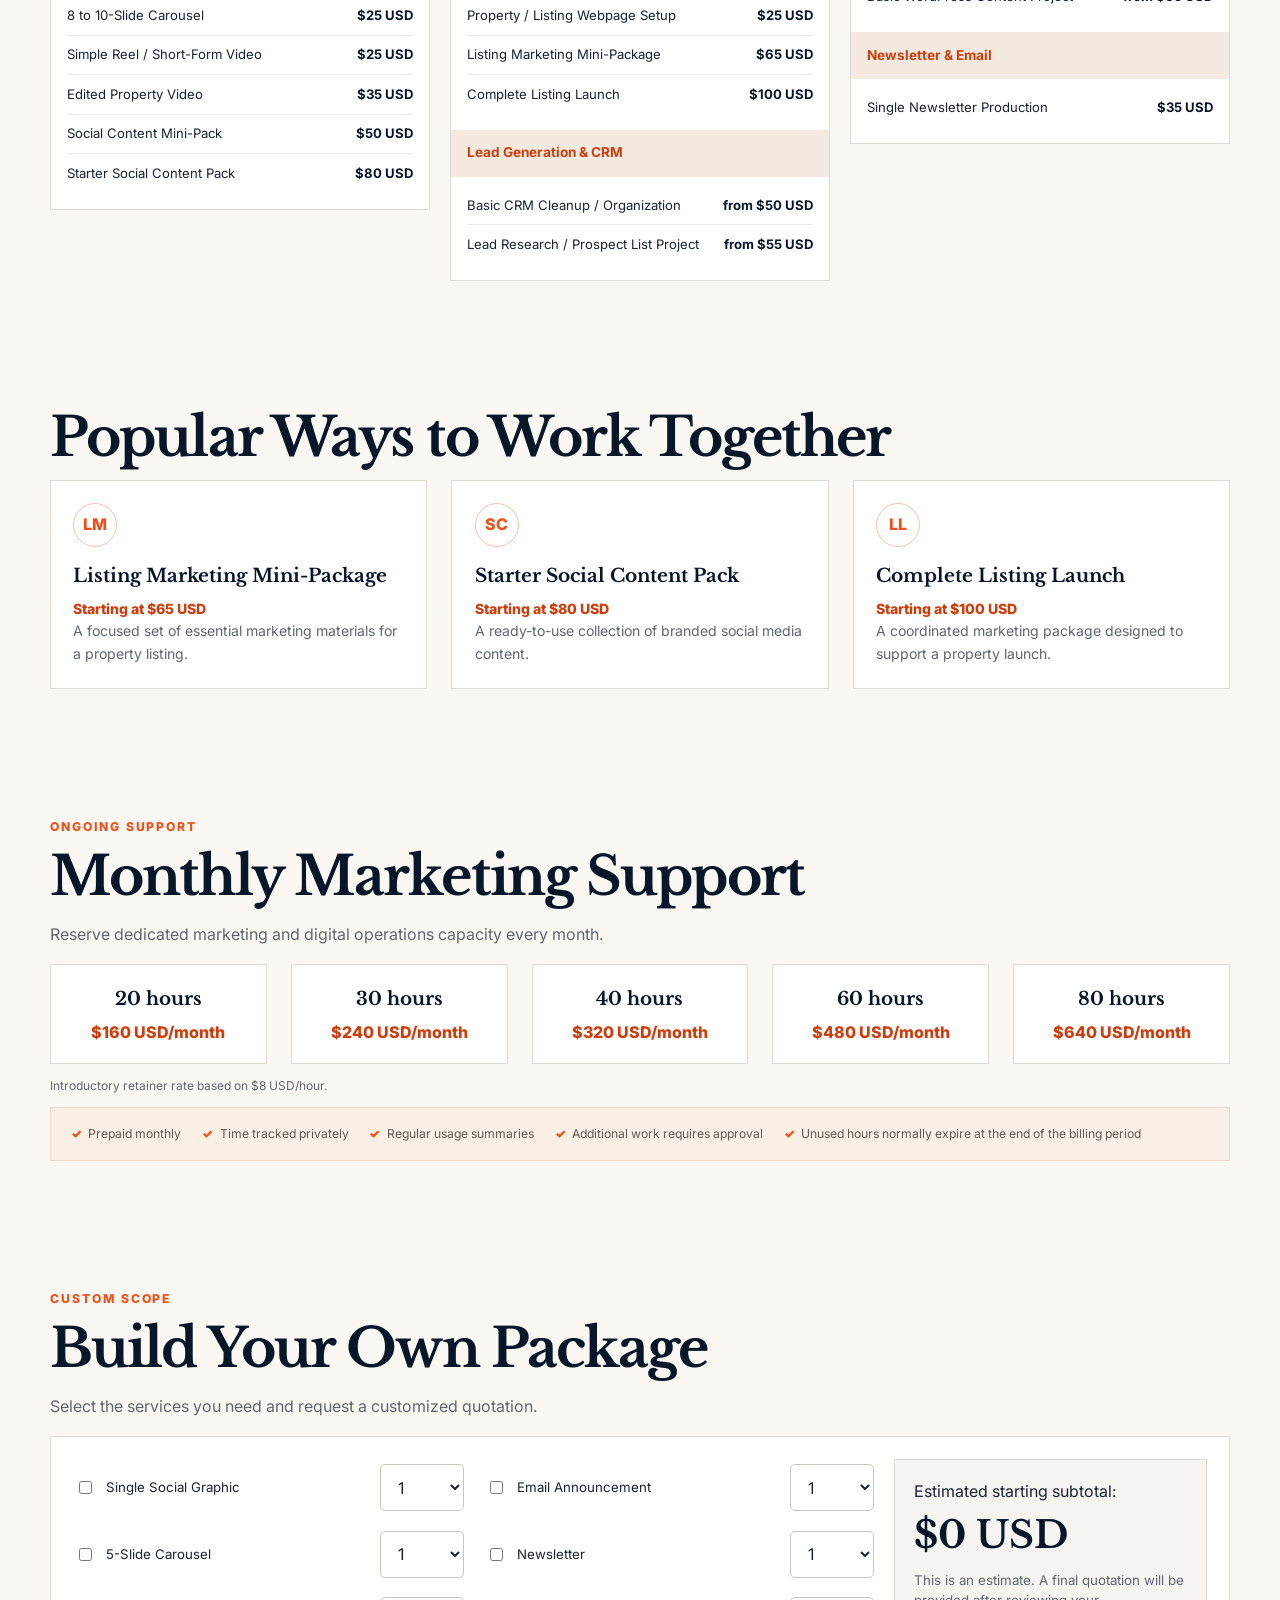
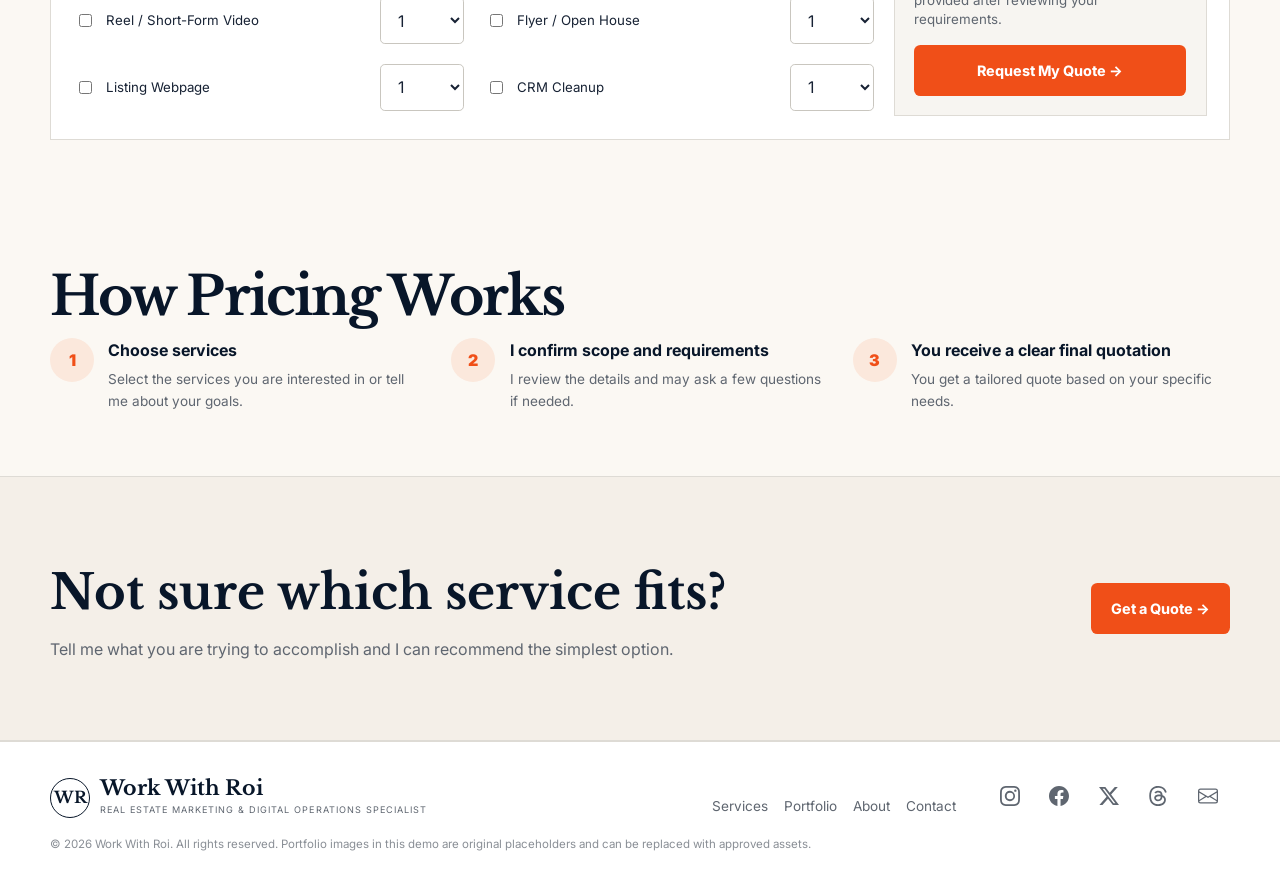
<file: services.html>
<!doctype html>
<html lang="en">
<head>
  <title>Services | Work With Roi</title>
  <meta name="description" content="Explore listing marketing, social media, WordPress, email marketing, CRM, and ongoing marketing support from Work With Roi.">
  <link rel="canonical" href="./services.html">
  <meta property="og:title" content="Services | Work With Roi">
  <meta property="og:description" content="Explore listing marketing, social media, WordPress, email marketing, CRM, and ongoing marketing support from Work With Roi.">
  <meta property="og:type" content="website">
  <meta property="og:image" content="assets/images/hero-workspace.webp">
  <meta name="twitter:card" content="summary_large_image">
  <meta charset="utf-8">
  <meta name="viewport" content="width=device-width, initial-scale=1">
  <meta name="theme-color" content="#0f2037">
  <link rel="icon" href="favicon.svg" type="image/svg+xml">
  <link rel="manifest" href="site.webmanifest">
  <link rel="preconnect" href="https://fonts.googleapis.com">
  <link rel="preconnect" href="https://fonts.gstatic.com" crossorigin>
  <link href="https://fonts.googleapis.com/css2?family=Inter:wght@400;500;600;700;800&family=Libre+Baskerville:wght@400;700&display=swap" rel="stylesheet">
  <link rel="stylesheet" href="assets/css/main.css">
</head>
<body data-page="services">
<header class="site-header">
  <div class="container nav-wrap">
    <a class="brand" href="index.html" aria-label="Work With Roi home">
      <span class="brand-mark" aria-hidden="true">WR</span>
      <span class="brand-text"><strong>Work With Roi</strong><small>Real Estate Marketing &amp; Digital Operations</small></span>
    </a>
    <button class="nav-toggle" type="button" aria-label="Open navigation" aria-expanded="false" aria-controls="site-nav"><span></span><span></span><span></span></button>
    <nav id="site-nav" class="site-nav" aria-label="Primary navigation">
      <a href="index.html">Home</a><a href="services.html" aria-current="page">Services</a><a href="portfolio.html">Portfolio</a><a href="about.html">About</a><a href="contact.html">Contact</a>
      <a class="btn btn-primary" href="contact.html">Get a Quote</a>
    </nav>
  </div>
</header>
<main>

<section class="page-hero"><div class="container page-hero-grid"><div><p class="eyebrow">Services</p><h1>Marketing Support Built Around Your Business</h1><p class="lead">Choose individual marketing services, complete packages, or ongoing monthly support depending on what your real estate business needs.</p><div class="button-row"><a class="btn btn-primary" href="contact.html">Get a Quote</a><a class="btn btn-link" href="#package-builder">Build Your Own Package →</a></div></div><figure class="hero-art"><img src="assets/images/hero-workspace.webp" alt="Marketing service workspace illustration"></figure></div></section>

<section class="section-sm"><div class="container"><div style="display:flex;justify-content:space-between;gap:2rem;align-items:end;flex-wrap:wrap"><div><p class="eyebrow">Service Areas</p><h2 class="section-title">Explore Services</h2></div><p class="muted" style="max-width:420px">Six key service areas to support your real estate marketing and digital operations.</p></div><div class="grid service-grid">
<article class="service-card"><span class="icon-badge">LM</span><h3>Listing Marketing</h3><p>Property marketing materials designed to support a listing from launch through sold.</p></article>
<article class="service-card"><span class="icon-badge">SC</span><h3>Social Media &amp; Content</h3><p>Branded graphics, carousels, short-form video, captions, and content support.</p></article>
<article class="service-card"><span class="icon-badge">WP</span><h3>Website &amp; WordPress</h3><p>Property pages, blog publishing, content updates, and basic WordPress support.</p></article>
<article class="service-card"><span class="icon-badge">EM</span><h3>Newsletter &amp; Email Marketing</h3><p>Listing announcements, newsletters, market updates, and email campaign production.</p></article>
<article class="service-card"><span class="icon-badge">CRM</span><h3>Lead Generation &amp; CRM</h3><p>Prospect research, list building, CRM cleanup, organization, segmentation, and reporting.</p></article>
<article class="service-card"><span class="icon-badge">MO</span><h3>Marketing Operations</h3><p>Flexible digital marketing and backend support for recurring business needs.</p></article>
</div></div></section>

<section class="section-sm"><div class="container"><div style="display:flex;justify-content:space-between;gap:2rem;align-items:end;flex-wrap:wrap"><h2 class="section-title">Individual Services</h2><p class="fineprint">Starting prices may vary depending on scope, complexity, turnaround, and required assets.</p></div><div class="pricing-groups">
<div class="price-table"><h3>Social Media &amp; Content</h3><ul class="price-list"><li><span>Single Social Graphic</span><span>$10 USD</span></li><li><span>5-Slide Carousel</span><span>$20 USD</span></li><li><span>8 to 10-Slide Carousel</span><span>$25 USD</span></li><li><span>Simple Reel / Short-Form Video</span><span>$25 USD</span></li><li><span>Edited Property Video</span><span>$35 USD</span></li><li><span>Social Content Mini-Pack</span><span>$50 USD</span></li><li><span>Starter Social Content Pack</span><span>$80 USD</span></li></ul></div>
<div class="price-table"><h3>Listing Marketing</h3><ul class="price-list"><li><span>Flyer / Open-House Collateral</span><span>$15 USD</span></li><li><span>Email / Listing Announcement</span><span>$20 USD</span></li><li><span>Property / Listing Webpage Setup</span><span>$25 USD</span></li><li><span>Listing Marketing Mini-Package</span><span>$65 USD</span></li><li><span>Complete Listing Launch</span><span>$100 USD</span></li></ul><h3>Lead Generation &amp; CRM</h3><ul class="price-list"><li><span>Basic CRM Cleanup / Organization</span><span>from $50 USD</span></li><li><span>Lead Research / Prospect List Project</span><span>from $55 USD</span></li></ul></div>
<div class="price-table"><h3>Website &amp; Content</h3><ul class="price-list"><li><span>Real Estate Blog Post Publishing + Formatting</span><span>$20 USD</span></li><li><span>Basic WordPress Content Project</span><span>from $65 USD</span></li></ul><h3>Newsletter &amp; Email</h3><ul class="price-list"><li><span>Single Newsletter Production</span><span>$35 USD</span></li></ul></div>
</div></div></section>

<section class="section-sm"><div class="container"><h2 class="section-title">Popular Ways to Work Together</h2><div class="grid package-grid"><article class="service-card"><span class="icon-badge">LM</span><h3>Listing Marketing Mini-Package</h3><p style="color:var(--orange-dark);font-weight:800">Starting at $65 USD</p><p>A focused set of essential marketing materials for a property listing.</p></article><article class="service-card"><span class="icon-badge">SC</span><h3>Starter Social Content Pack</h3><p style="color:var(--orange-dark);font-weight:800">Starting at $80 USD</p><p>A ready-to-use collection of branded social media content.</p></article><article class="service-card"><span class="icon-badge">LL</span><h3>Complete Listing Launch</h3><p style="color:var(--orange-dark);font-weight:800">Starting at $100 USD</p><p>A coordinated marketing package designed to support a property launch.</p></article></div></div></section>

<section class="section-sm" id="retainers"><div class="container"><p class="eyebrow">Ongoing Support</p><h2 class="section-title">Monthly Marketing Support</h2><p class="muted">Reserve dedicated marketing and digital operations capacity every month.</p><div class="grid retainer-cards">
<article class="retainer-card"><strong>20 hours</strong><span>$160 USD/month</span></article><article class="retainer-card"><strong>30 hours</strong><span>$240 USD/month</span></article><article class="retainer-card"><strong>40 hours</strong><span>$320 USD/month</span></article><article class="retainer-card"><strong>60 hours</strong><span>$480 USD/month</span></article><article class="retainer-card"><strong>80 hours</strong><span>$640 USD/month</span></article>
</div><p class="fineprint">Introductory retainer rate based on $8 USD/hour.</p><div class="inline-benefits"><span>Prepaid monthly</span><span>Time tracked privately</span><span>Regular usage summaries</span><span>Additional work requires approval</span><span>Unused hours normally expire at the end of the billing period</span></div></div></section>

<section class="section-sm" id="package-builder"><div class="container"><p class="eyebrow">Custom Scope</p><h2 class="section-title">Build Your Own Package</h2><p class="muted">Select the services you need and request a customized quotation.</p>
<div class="builder" data-builder>
<div class="builder-grid">
<div class="builder-items">
<div class="builder-item"><input type="checkbox" id="svc-graphic" data-price="10"><label for="svc-graphic">Single Social Graphic</label><select aria-label="Quantity for Single Social Graphic" data-qty><option>1</option><option>2</option><option>3</option><option>4</option><option>5</option></select></div>
<div class="builder-item"><input type="checkbox" id="svc-carousel" data-price="20"><label for="svc-carousel">5-Slide Carousel</label><select aria-label="Quantity for 5-Slide Carousel" data-qty><option>1</option><option>2</option><option>3</option><option>4</option></select></div>
<div class="builder-item"><input type="checkbox" id="svc-reel" data-price="25"><label for="svc-reel">Reel / Short-Form Video</label><select aria-label="Quantity for Reel" data-qty><option>1</option><option>2</option><option>3</option></select></div>
<div class="builder-item"><input type="checkbox" id="svc-webpage" data-price="25"><label for="svc-webpage">Listing Webpage</label><select aria-label="Quantity for Listing Webpage" data-qty><option>1</option><option>2</option><option>3</option></select></div>
</div>
<div class="builder-items">
<div class="builder-item"><input type="checkbox" id="svc-email" data-price="20"><label for="svc-email">Email Announcement</label><select aria-label="Quantity for Email Announcement" data-qty><option>1</option><option>2</option><option>3</option></select></div>
<div class="builder-item"><input type="checkbox" id="svc-newsletter" data-price="35"><label for="svc-newsletter">Newsletter</label><select aria-label="Quantity for Newsletter" data-qty><option>1</option><option>2</option><option>3</option></select></div>
<div class="builder-item"><input type="checkbox" id="svc-flyer" data-price="15"><label for="svc-flyer">Flyer / Open House</label><select aria-label="Quantity for Flyer" data-qty><option>1</option><option>2</option><option>3</option><option>4</option></select></div>
<div class="builder-item"><input type="checkbox" id="svc-crm" data-price="50"><label for="svc-crm">CRM Cleanup</label><select aria-label="Quantity for CRM Cleanup" data-qty><option>1</option><option>2</option></select></div>
</div>
<aside class="builder-total" aria-live="polite"><span>Estimated starting subtotal:</span><strong data-total-usd>$0 USD</strong><small>This is an estimate. A final quotation will be provided after reviewing your requirements.</small><a class="btn btn-primary" style="margin-top:1rem;width:100%" href="contact.html">Request My Quote →</a></aside>
</div></div></div></section>

<section class="section-sm"><div class="container"><h2 class="section-title">How Pricing Works</h2><div class="grid steps-3"><article class="step"><span class="step-num">1</span><div><h3>Choose services</h3><p>Select the services you are interested in or tell me about your goals.</p></div></article><article class="step"><span class="step-num">2</span><div><h3>I confirm scope and requirements</h3><p>I review the details and may ask a few questions if needed.</p></div></article><article class="step"><span class="step-num">3</span><div><h3>You receive a clear final quotation</h3><p>You get a tailored quote based on your specific needs.</p></div></article></div></div></section>

<section class="cta-band"><div class="container cta-inner"><div><h2>Not sure which service fits?</h2><p>Tell me what you are trying to accomplish and I can recommend the simplest option.</p></div><a class="btn btn-primary" href="contact.html">Get a Quote →</a></div></section>

</main>
<footer class="site-footer">
  <div class="container">
    <div class="footer-grid">
      <div>
        <a class="brand" href="index.html"><span class="brand-mark" aria-hidden="true">WR</span><span class="brand-text"><strong>Work With Roi</strong><small>Real Estate Marketing &amp; Digital Operations Specialist</small></span></a>
      </div>
      <nav class="footer-nav" aria-label="Footer navigation">
        <a href="services.html">Services</a><a href="portfolio.html">Portfolio</a><a href="about.html">About</a><a href="contact.html">Contact</a>
      </nav>
      <nav class="social-list footer-social-icons" aria-label="Social media and email">
  <a href="https://www.instagram.com/workwithroi/" aria-label="Instagram" title="Instagram">
    <svg xmlns="http://www.w3.org/2000/svg" width="20" height="20" viewBox="0 0 16 16" fill="currentColor" aria-hidden="true" focusable="false">
  <path d="M8 0C5.829 0 5.556.01 4.703.048 3.85.088 3.269.222 2.76.42a3.9 3.9 0 0 0-1.417.923A3.9 3.9 0 0 0 .42 2.76C.222 3.268.087 3.85.048 4.7.01 5.555 0 5.827 0 8.001c0 2.172.01 2.444.048 3.297.04.852.174 1.433.372 1.942.205.526.478.972.923 1.417.444.445.89.719 1.416.923.51.198 1.09.333 1.942.372C5.555 15.99 5.827 16 8 16s2.444-.01 3.298-.048c.851-.04 1.434-.174 1.943-.372a3.9 3.9 0 0 0 1.416-.923c.445-.445.718-.891.923-1.417.197-.509.332-1.09.372-1.942C15.99 10.445 16 10.173 16 8s-.01-2.445-.048-3.299c-.04-.851-.175-1.433-.372-1.941a3.9 3.9 0 0 0-.923-1.417A3.9 3.9 0 0 0 13.24.42c-.51-.198-1.092-.333-1.943-.372C10.443.01 10.172 0 7.998 0zm-.717 1.442h.718c2.136 0 2.389.007 3.232.046.78.035 1.204.166 1.486.275.373.145.64.319.92.599s.453.546.598.92c.11.281.24.705.275 1.485.039.843.047 1.096.047 3.231s-.008 2.389-.047 3.232c-.035.78-.166 1.203-.275 1.485a2.5 2.5 0 0 1-.599.919c-.28.28-.546.453-.92.598-.28.11-.704.24-1.485.276-.843.038-1.096.047-3.232.047s-2.39-.009-3.233-.047c-.78-.036-1.203-.166-1.485-.276a2.5 2.5 0 0 1-.92-.598 2.5 2.5 0 0 1-.6-.92c-.109-.281-.24-.705-.275-1.485-.038-.843-.046-1.096-.046-3.233s.008-2.388.046-3.231c.036-.78.166-1.204.276-1.486.145-.373.319-.64.599-.92s.546-.453.92-.598c.282-.11.705-.24 1.485-.276.738-.034 1.024-.044 2.515-.045zm4.988 1.328a.96.96 0 1 0 0 1.92.96.96 0 0 0 0-1.92m-4.27 1.122a4.109 4.109 0 1 0 0 8.217 4.109 4.109 0 0 0 0-8.217m0 1.441a2.667 2.667 0 1 1 0 5.334 2.667 2.667 0 0 1 0-5.334"/>
</svg>
  </a>
  <a href="https://www.facebook.com/workwithroi.fb/" aria-label="Facebook" title="Facebook">
    <svg xmlns="http://www.w3.org/2000/svg" width="20" height="20" viewBox="0 0 16 16" fill="currentColor" aria-hidden="true" focusable="false">
  <path d="M16 8.049c0-4.446-3.582-8.05-8-8.05C3.58 0-.002 3.603-.002 8.05c0 4.017 2.926 7.347 6.75 7.951v-5.625h-2.03V8.05H6.75V6.275c0-2.017 1.195-3.131 3.022-3.131.876 0 1.791.157 1.791.157v1.98h-1.009c-.993 0-1.303.621-1.303 1.258v1.51h2.218l-.354 2.326H9.25V16c3.824-.604 6.75-3.934 6.75-7.951"/>
</svg>
  </a>
  <a href="https://x.com/workwithroi" aria-label="X" title="X">
    <svg xmlns="http://www.w3.org/2000/svg" width="20" height="20" viewBox="0 0 16 16" fill="currentColor" aria-hidden="true" focusable="false">
  <path d="M12.6.75h2.454l-5.36 6.142L16 15.25h-4.937l-3.867-5.07-4.425 5.07H.316l5.733-6.57L0 .75h5.063l3.495 4.633L12.601.75Zm-.86 13.028h1.36L4.323 2.145H2.865z"/>
</svg>
  </a>
  <a href="https://www.threads.com/@workwithroi.threads" aria-label="Threads" title="Threads">
    <svg xmlns="http://www.w3.org/2000/svg" width="20" height="20" viewBox="0 0 16 16" fill="currentColor" aria-hidden="true" focusable="false">
  <path d="M6.321 6.016c-.27-.18-1.166-.802-1.166-.802.756-1.081 1.753-1.502 3.132-1.502.975 0 1.803.327 2.394.948s.928 1.509 1.005 2.644q.492.207.905.484c1.109.745 1.719 1.86 1.719 3.137 0 2.716-2.226 5.075-6.256 5.075C4.594 16 1 13.987 1 7.994 1 2.034 4.482 0 8.044 0 9.69 0 13.55.243 15 5.036l-1.36.353C12.516 1.974 10.163 1.43 8.006 1.43c-3.565 0-5.582 2.171-5.582 6.79 0 4.143 2.254 6.343 5.63 6.343 2.777 0 4.847-1.443 4.847-3.556 0-1.438-1.208-2.127-1.27-2.127-.236 1.234-.868 3.31-3.644 3.31-1.618 0-3.013-1.118-3.013-2.582 0-2.09 1.984-2.847 3.55-2.847.586 0 1.294.04 1.663.114 0-.637-.54-1.728-1.9-1.728-1.25 0-1.566.405-1.967.868ZM8.716 8.19c-2.04 0-2.304.87-2.304 1.416 0 .878 1.043 1.168 1.6 1.168 1.02 0 2.067-.282 2.232-2.423a6.2 6.2 0 0 0-1.528-.161"/>
</svg>
  </a>
  <a href="mailto:emmanuelroiccapao@gmail.com" aria-label="Email" title="Email">
    <svg xmlns="http://www.w3.org/2000/svg" width="20" height="20" viewBox="0 0 16 16" fill="currentColor" aria-hidden="true" focusable="false">
  <path d="M0 4a2 2 0 0 1 2-2h12a2 2 0 0 1 2 2v8a2 2 0 0 1-2 2H2a2 2 0 0 1-2-2zm2-1a1 1 0 0 0-1 1v.217l7 4.2 7-4.2V4a1 1 0 0 0-1-1zm13 2.383-4.708 2.825L15 11.105zm-.034 6.876-5.64-3.471L8 9.583l-1.326-.795-5.64 3.47A1 1 0 0 0 2 13h12a1 1 0 0 0 .966-.741M1 11.105l4.708-2.897L1 5.383z"/>
</svg>
  </a>
</nav>
    </div>
    <div class="footer-meta">© 2026 Work With Roi. All rights reserved. Portfolio images in this demo are original placeholders and can be replaced with approved assets.</div>
  </div>
</footer>
<script src="assets/js/main.js" defer></script>
</body>
</html>
</file>
<file: assets/css/main.css>
:root {
  --navy-950: #081629;
  --navy-900: #0f2037;
  --navy-800: #1b2f49;
  --ink: #172234;
  --muted: #5f6670;
  --orange: #f04f18;
  --orange-dark: #cf3d0d;
  --cream: #fbf8f3;
  --warm: #f4efe8;
  --paper: #ffffff;
  --line: #dedbd5;
  --line-dark: #c9c6bf;
  --soft: #f7f5f1;
  --serif: "Libre Baskerville", Georgia, "Times New Roman", serif;
  --sans: Inter, ui-sans-serif, system-ui, -apple-system, BlinkMacSystemFont, "Segoe UI", sans-serif;
  --shadow-sm: 0 8px 24px rgba(15, 32, 55, .06);
  --shadow-md: 0 18px 48px rgba(15, 32, 55, .09);
  --radius-sm: .45rem;
  --radius-md: .9rem;
  --radius-lg: 1.35rem;
  --container: 1180px;
  --section: clamp(4rem, 8vw, 7.5rem);
  --transition: 180ms ease;
}

* { box-sizing: border-box; }
html { scroll-behavior: smooth; }
body {
  margin: 0;
  color: var(--ink);
  background: var(--cream);
  font-family: var(--sans);
  font-size: 16px;
  line-height: 1.6;
  text-rendering: optimizeLegibility;
}
body.menu-open { overflow: hidden; }
img, svg { display: block; max-width: 100%; }
a { color: inherit; text-decoration: none; }
button, input, select, textarea { font: inherit; }
button { cursor: pointer; }
:focus-visible { outline: 3px solid rgba(240, 79, 24, .45); outline-offset: 3px; }
::selection { background: rgba(240, 79, 24, .17); }

.container { width: min(calc(100% - 2rem), var(--container)); margin-inline: auto; }
.section { padding-block: var(--section); }
.section-sm { padding-block: clamp(2.75rem, 5vw, 4.5rem); }
.section-title { margin: 0 0 .8rem; color: var(--navy-950); font-family: var(--serif); font-size: clamp(2rem, 4.2vw, 3.9rem); line-height: 1.08; letter-spacing: -.035em; }
.section-intro { max-width: 720px; margin: 0 auto 2.5rem; text-align: center; color: var(--muted); }
.eyebrow { margin: 0 0 .75rem; color: var(--orange); font-size: .76rem; font-weight: 800; letter-spacing: .16em; text-transform: uppercase; }
.subtle-label { font-size: .76rem; font-weight: 800; letter-spacing: .13em; text-transform: uppercase; color: var(--muted); }
.muted { color: var(--muted); }
.center { text-align: center; }
.stack > * + * { margin-top: 1rem; }
.grid { display: grid; gap: 1.5rem; }

.site-header {
  position: sticky;
  top: 0;
  z-index: 50;
  border-bottom: 1px solid rgba(222, 219, 213, .8);
  background: rgba(251, 248, 243, .94);
  backdrop-filter: blur(14px);
}
.nav-wrap { min-height: 74px; display: flex; align-items: center; justify-content: space-between; gap: 1rem; }
.brand { display: inline-flex; align-items: center; gap: .65rem; min-width: 180px; }
.brand-mark { width: 40px; height: 40px; display: grid; place-items: center; border: 1px solid var(--navy-950); border-radius: 50%; color: var(--navy-950); font-family: var(--serif); font-weight: 700; }
.brand-text strong { display: block; color: var(--navy-950); font-family: var(--serif); font-size: 1.28rem; line-height: 1; }
.brand-text small { display: block; margin-top: .25rem; color: var(--muted); font-size: .57rem; letter-spacing: .11em; text-transform: uppercase; }
.site-nav { display: flex; align-items: center; gap: 1.8rem; }
.site-nav a { position: relative; font-size: .91rem; color: #313b48; }
.site-nav a:not(.btn)::after { content: ""; position: absolute; left: 0; right: 100%; bottom: -.8rem; height: 2px; background: var(--orange); transition: right var(--transition); }
.site-nav a:hover::after, .site-nav a[aria-current="page"]::after { right: 0; }
.site-nav a[aria-current="page"] { color: var(--navy-950); font-weight: 700; }
.nav-toggle { display: none; border: 0; background: transparent; padding: .5rem; }
.nav-toggle span { display: block; width: 24px; height: 2px; margin: 5px 0; background: var(--navy-950); transition: transform var(--transition), opacity var(--transition); }

.btn {
  display: inline-flex;
  min-height: 46px;
  align-items: center;
  justify-content: center;
  gap: .55rem;
  padding: .8rem 1.2rem;
  border: 1px solid transparent;
  border-radius: .4rem;
  font-weight: 750;
  font-size: .9rem;
  transition: transform var(--transition), background var(--transition), color var(--transition), border-color var(--transition);
}
.btn:hover { transform: translateY(-1px); }
.btn-primary { background: var(--orange); color: #fff; }
.btn-primary:hover { background: var(--orange-dark); }
.btn-dark { background: var(--navy-950); color: #fff; }
.btn-dark:hover { background: var(--navy-800); }
.btn-outline { border-color: var(--navy-900); color: var(--navy-900); background: transparent; }
.btn-outline:hover { background: var(--navy-900); color: #fff; }
.btn-link { color: var(--orange); padding: 0; min-height: auto; border-radius: 0; border-bottom: 1px solid currentColor; }
.btn-link:hover { color: var(--orange-dark); transform: none; }
.button-row { display: flex; flex-wrap: wrap; gap: .8rem; }

.hero { padding-block: clamp(3.6rem, 7vw, 7rem); }
.hero-grid { display: grid; grid-template-columns: .92fr 1.08fr; gap: clamp(2rem, 6vw, 5.5rem); align-items: center; }
.hero h1 { margin: 0; color: var(--navy-950); font-family: var(--serif); font-size: clamp(2.75rem, 6.4vw, 5.35rem); line-height: .99; letter-spacing: -.048em; }
.hero p.lead { max-width: 650px; margin: 1.35rem 0 1.7rem; color: #4a5460; font-size: clamp(1rem, 1.5vw, 1.16rem); }
.hero-art { border-radius: var(--radius-lg); overflow: hidden; box-shadow: var(--shadow-md); background: #efe9df; }
.hero-art img { width: 100%; aspect-ratio: 4/3; object-fit: cover; }

.service-strip { background: var(--paper); border-block: 1px solid var(--line); }
.service-mini-grid { display: grid; grid-template-columns: repeat(6, 1fr); }
.service-mini { padding: 1.7rem 1.25rem; text-align: center; border-right: 1px solid var(--line); }
.service-mini:last-child { border-right: 0; }
.service-mini h3 { margin: .8rem 0 .35rem; color: var(--navy-950); font-family: var(--serif); font-size: 1.03rem; }
.service-mini p { margin: 0; color: var(--muted); font-size: .82rem; line-height: 1.45; }
.icon-badge { width: 44px; height: 44px; display: inline-grid; place-items: center; border: 1px solid rgba(240,79,24,.35); border-radius: 50%; color: var(--orange); font-weight: 800; }

.cards-3 { grid-template-columns: repeat(3, 1fr); }
.card { overflow: hidden; border: 1px solid var(--line); border-radius: var(--radius-sm); background: var(--paper); box-shadow: var(--shadow-sm); }
.card-media { background: var(--warm); overflow: hidden; }
.card-media img { width: 100%; aspect-ratio: 16/10; object-fit: cover; transition: transform 420ms ease; }
.card:hover .card-media img { transform: scale(1.02); }
.card-body { padding: 1.3rem; }
.card h3 { margin: 0 0 .35rem; color: var(--navy-950); font-family: var(--serif); font-size: 1.25rem; }
.card p { margin: .5rem 0 1rem; color: var(--muted); font-size: .92rem; }
.category { color: var(--muted); font-size: .72rem; letter-spacing: .12em; text-transform: uppercase; }

.package-grid { grid-template-columns: repeat(3, 1fr); }
.package-card { display: grid; grid-template-columns: 86px 1fr; gap: 1rem; padding: 1.15rem; border: 1px solid var(--line); background: var(--paper); }
.package-card img { width: 86px; height: 86px; object-fit: cover; border-radius: .35rem; }
.package-card h3 { margin: 0; color: var(--navy-950); font-family: var(--serif); font-size: 1.05rem; }
.package-card .price { margin: .25rem 0 .35rem; color: var(--orange-dark); font-weight: 800; font-size: .83rem; line-height: 1.4; }
.package-card p { margin: 0; color: var(--muted); font-size: .8rem; }

.retainer-banner { display: grid; grid-template-columns: 1.4fr .7fr auto; gap: 1.5rem; align-items: center; padding: clamp(1.5rem, 3vw, 2.35rem); background: #efeae2; border: 1px solid var(--line); }
.retainer-banner h2 { margin: 0; font-family: var(--serif); color: var(--navy-950); font-size: clamp(1.7rem, 3.2vw, 2.6rem); }
.retainer-banner p { margin: .4rem 0 0; color: var(--muted); }
.retainer-price strong { display: block; font-family: var(--serif); font-size: 1.7rem; color: var(--navy-950); }
.retainer-price span { display: block; font-size: .78rem; color: var(--muted); }

.feature-row { display: grid; grid-template-columns: repeat(3, 1fr); gap: 1rem; }
.feature-item { display: grid; grid-template-columns: 48px 1fr; gap: .9rem; padding: 1.1rem; border-right: 1px solid var(--line); }
.feature-item:last-child { border-right: 0; }
.feature-item h3 { margin: 0 0 .25rem; color: var(--navy-950); font-family: var(--serif); font-size: 1.05rem; }
.feature-item p { margin: 0; color: var(--muted); font-size: .85rem; }

.cta-band { padding: clamp(2.7rem, 6vw, 5rem) 0; background: var(--warm); border-block: 1px solid var(--line); }
.cta-inner { display: flex; align-items: center; justify-content: space-between; gap: 1.5rem; }
.cta-inner h2 { margin: 0; color: var(--navy-950); font-family: var(--serif); font-size: clamp(1.8rem, 4vw, 3rem); }
.cta-inner p { margin: .4rem 0 0; color: var(--muted); }

.site-footer { padding: 2rem 0; background: var(--paper); border-top: 1px solid var(--line); }
.footer-grid { display: grid; grid-template-columns: 1.2fr auto auto; gap: 2rem; align-items: end; }
.footer-nav, .social-list { display: flex; flex-wrap: wrap; gap: 1rem; font-size: .85rem; color: var(--muted); }
.footer-meta { margin-top: 1.1rem; color: #8a8f96; font-size: .72rem; }

/* Services */
.page-hero { padding: clamp(3rem, 6vw, 6rem) 0; border-bottom: 1px solid var(--line); }
.page-hero-grid { display: grid; grid-template-columns: 1fr .92fr; gap: clamp(2rem, 6vw, 5rem); align-items: center; }
.page-hero h1 { margin: 0; color: var(--navy-950); font-family: var(--serif); font-size: clamp(2.6rem, 5.6vw, 4.8rem); line-height: 1.02; letter-spacing: -.045em; }
.page-hero p.lead { margin: 1rem 0 1.5rem; color: var(--muted); font-size: 1.05rem; }

.service-grid { grid-template-columns: repeat(3, 1fr); }
.service-card { padding: 1.4rem; border: 1px solid var(--line); background: var(--paper); }
.service-card h3 { margin: .85rem 0 .45rem; font-family: var(--serif); color: var(--navy-950); font-size: 1.16rem; }
.service-card p { margin: 0; color: var(--muted); font-size: .88rem; }

.pricing-groups { display: grid; grid-template-columns: repeat(3, 1fr); gap: 1.25rem; align-items: start; }
.price-table { border: 1px solid var(--line); background: var(--paper); }
.price-table h3 { margin: 0; padding: .8rem 1rem; background: #f5eadf; color: var(--orange-dark); font-size: .85rem; }
.price-list { list-style: none; margin: 0; padding: .55rem 1rem 1rem; }
.price-list li { display: grid; grid-template-columns: 1fr auto; gap: 1rem; padding: .55rem 0; border-bottom: 1px solid #eeeae4; font-size: .82rem; }
.price-list li:last-child { border-bottom: 0; }
.price-list span:last-child { text-align: right; font-weight: 700; color: var(--navy-950); max-width: 155px; }

.retainer-cards { grid-template-columns: repeat(5, 1fr); }
.retainer-card { padding: 1.2rem; text-align: center; border: 1px solid var(--line); background: var(--paper); }
.retainer-card strong { display: block; font-family: var(--serif); color: var(--navy-950); font-size: 1.15rem; }
.retainer-card span { display: block; margin-top: .5rem; color: var(--orange-dark); font-weight: 800; line-height: 1.4; }
.fineprint { font-size: .75rem; color: var(--muted); }
.inline-benefits { display: flex; flex-wrap: wrap; gap: .8rem 1.3rem; padding: 1rem 1.25rem; background: #f9efe5; border: 1px solid #efd9c8; font-size: .76rem; color: #615a52; }
.inline-benefits span::before { content: "✓"; color: var(--orange); margin-right: .4rem; font-weight: 900; }

.builder { padding: 1.4rem; border: 1px solid var(--line); background: var(--paper); }
.builder-grid { display: grid; grid-template-columns: 1fr 1fr .8fr; gap: 1.25rem; }
.builder-items { display: grid; gap: .55rem; }
.builder-item { display: grid; grid-template-columns: 24px 1fr 84px; gap: .55rem; align-items: center; }
.builder-item label { font-size: .83rem; }
.builder-item select { width: 100%; min-height: 38px; border: 1px solid var(--line-dark); background: #fff; border-radius: .3rem; }
.builder-total { padding: 1.2rem; background: var(--soft); border: 1px solid var(--line); align-self: stretch; }
.builder-total strong { display: block; color: var(--navy-950); font-family: var(--serif); font-size: clamp(1.6rem, 3vw, 2.35rem); }
.builder-total small { display: block; margin-top: .4rem; color: var(--muted); line-height: 1.45; }

.steps-3 { grid-template-columns: repeat(3, 1fr); }
.step { display: grid; grid-template-columns: 44px 1fr; gap: .9rem; }
.step-num { width: 44px; height: 44px; display: grid; place-items: center; border-radius: 50%; background: #fbe8dc; color: var(--orange); font-weight: 900; }
.step h3 { margin: 0 0 .3rem; color: var(--navy-950); font-size: 1rem; }
.step p { margin: 0; color: var(--muted); font-size: .85rem; }

/* Portfolio */
.portfolio-hero { padding: clamp(3rem, 5vw, 5rem) 0; background: linear-gradient(90deg, rgba(251,248,243,.98) 0 45%, rgba(251,248,243,.2) 65%), url('../images/portfolio-hero.svg') center/cover no-repeat; border-bottom: 1px solid var(--line); }
.portfolio-hero .copy { max-width: 660px; }
.portfolio-hero h1 { margin: 0; color: var(--navy-950); font-family: var(--serif); font-size: clamp(2.7rem, 5.9vw, 5rem); line-height: 1.02; letter-spacing: -.045em; }
.project { display: grid; grid-template-columns: .65fr 1.35fr; gap: clamp(2rem, 5vw, 4.5rem); align-items: center; padding-block: clamp(3.3rem, 7vw, 6.5rem); border-bottom: 1px solid var(--line); }
.project:nth-child(even) { background: rgba(255,255,255,.35); }
.project-copy h2 { margin: .55rem 0 .8rem; font-family: var(--serif); color: var(--navy-950); font-size: clamp(2rem, 4vw, 3.4rem); line-height: 1.06; }
.project-copy p { color: var(--muted); }
.project-gallery { display: grid; grid-template-columns: repeat(6, 1fr); grid-auto-rows: 110px; gap: .7rem; }
.project-gallery img { width: 100%; height: 100%; object-fit: cover; border: 1px solid var(--line); background: var(--paper); }
.project-gallery .wide { grid-column: span 3; grid-row: span 2; }
.project-gallery .tall { grid-column: span 2; grid-row: span 2; }
.project-gallery .small { grid-column: span 1; grid-row: span 1; }
.capability-grid { grid-template-columns: repeat(3, 1fr); }
.capability-card { display: grid; grid-template-columns: 120px 1fr; gap: 1rem; align-items: center; padding: 1rem; border: 1px solid var(--line); background: var(--paper); }
.capability-card img { width: 120px; height: 90px; object-fit: cover; }
.capability-card h3 { margin: 0 0 .35rem; font-family: var(--serif); color: var(--navy-950); font-size: 1rem; }
.capability-card p { margin: 0 0 .55rem; color: var(--muted); font-size: .8rem; }
.pill { display: inline-flex; padding: .35rem .6rem; border-radius: 999px; background: #efede8; color: #79766f; font-size: .72rem; }
.ethics-note { display: grid; grid-template-columns: 1fr 1.15fr; gap: 2rem; align-items: center; padding: 2rem 0; border-top: 1px solid var(--line); }
.ethics-note h2 { margin: 0; padding-left: 1.25rem; border-left: 2px solid #ddb48d; font-family: var(--serif); color: var(--navy-950); font-size: clamp(1.6rem, 3vw, 2.4rem); }
.ethics-note p { color: var(--muted); }

/* About */
.about-hero { padding: clamp(3rem, 6vw, 6rem) 0; }
.about-hero-grid, .split { display: grid; grid-template-columns: 1fr 1fr; gap: clamp(2rem, 6vw, 5rem); align-items: center; }
.portrait-frame { overflow: hidden; background: var(--warm); border: 1px solid var(--line); }
.portrait-frame img { width: 100%; aspect-ratio: 4/5; object-fit: cover; }
.about-hero h1 { margin: 0; color: var(--navy-950); font-family: var(--serif); font-size: clamp(2.45rem, 5vw, 4.5rem); line-height: 1.02; letter-spacing: -.045em; }
.prose h2 { margin: 0 0 .9rem; color: var(--navy-950); font-family: var(--serif); font-size: clamp(2rem, 4vw, 3.5rem); }
.prose p { color: var(--muted); }
.check-cols { display: grid; grid-template-columns: 1fr 1fr; gap: 1.5rem; }
.check-panel { padding: 1.6rem; background: rgba(255,255,255,.55); border: 1px solid var(--line); }
.check-panel h3 { margin: 0 0 .9rem; color: var(--navy-950); font-family: var(--serif); font-size: 1.35rem; }
.check-list { list-style: none; padding: 0; margin: 0; display: grid; gap: .45rem; color: #4f5760; font-size: .9rem; }
.check-list li::before { content: "✓"; display: inline-grid; place-items: center; width: 18px; height: 18px; margin-right: .5rem; border-radius: 50%; background: #efe1d1; color: #8c5b31; font-size: .7rem; font-weight: 900; }
.workflow { grid-template-columns: repeat(4, 1fr); }
.workflow .step { grid-template-columns: 1fr; }
.workflow .step-num { width: 36px; height: 36px; font-size: .75rem; }
.tools-grid { display: grid; grid-template-columns: repeat(8, 1fr); gap: .7rem; }
.tool-chip { min-height: 84px; display: grid; place-items: center; gap: .25rem; text-align: center; padding: .7rem; border: 1px solid var(--line); background: var(--paper); font-size: .72rem; }
.tool-chip strong { font-size: 1.05rem; color: var(--navy-950); }
.about-cta { position: relative; overflow: hidden; color: #fff; background: #0c1929; }
.about-cta::before { content: ""; position: absolute; inset: 0; opacity: .33; background: url('../images/about-cta.svg') center/cover no-repeat; }
.about-cta .container { position: relative; z-index: 1; text-align: center; }
.about-cta h2 { color: #fff; }

/* Contact */
.contact-hero { text-align: center; padding: clamp(3rem, 6vw, 5.2rem) 0 2.4rem; }
.contact-hero h1 { margin: 0; font-family: var(--serif); color: var(--navy-950); font-size: clamp(2.8rem, 6vw, 5.25rem); line-height: 1; letter-spacing: -.05em; }
.contact-hero p { max-width: 760px; margin: 1rem auto 0; color: var(--muted); font-size: 1.05rem; }
.quote-shell { padding: clamp(1.2rem, 3vw, 2rem); border: 1px solid var(--line); background: rgba(255,255,255,.65); border-radius: var(--radius-md); box-shadow: var(--shadow-sm); }
.quote-grid { display: grid; grid-template-columns: .78fr 1.22fr; gap: 2rem; }
.form-panel + .form-panel { border-left: 1px solid var(--line); padding-left: 2rem; }
.form-panel h2 { margin: 0; color: var(--navy-950); font-size: 1.5rem; }
.form-panel > p { margin: .25rem 0 1.2rem; color: var(--muted); font-size: .86rem; }
.field { margin-bottom: 1rem; }
.field label, .legend { display: block; margin-bottom: .4rem; font-weight: 750; color: var(--navy-900); font-size: .83rem; }
.required { color: var(--orange); }
input[type="text"], input[type="email"], input[type="url"], select, textarea {
  width: 100%; min-height: 46px; padding: .72rem .8rem; border: 1px solid var(--line-dark); border-radius: .35rem; background: rgba(255,255,255,.92); color: var(--ink);
}
textarea { min-height: 110px; resize: vertical; }
.checkbox-grid { display: grid; grid-template-columns: 1fr 1fr; gap: .55rem 1rem; }
.check-row, .radio-row { display: flex; align-items: flex-start; gap: .55rem; font-size: .84rem; }
.check-row input, .radio-row input { width: 18px; height: 18px; margin-top: .12rem; accent-color: var(--orange); }
.radio-group { display: flex; flex-wrap: wrap; gap: .7rem 1.2rem; }
.form-divider { margin: 1.4rem 0; border: 0; border-top: 1px solid var(--line); }
.two-fields { display: grid; grid-template-columns: 1fr 1fr; gap: 1rem; }
.form-builder { margin-top: 1.6rem; }
.form-builder summary { cursor: pointer; list-style: none; font-weight: 800; color: var(--navy-950); }
.form-builder summary::-webkit-details-marker { display: none; }
.form-builder[open] summary { margin-bottom: 1rem; }
.form-builder .builder { background: #fbfaf8; }
.form-submit { width: 100%; margin-top: 1.4rem; }
.form-status { min-height: 1.5rem; margin: .7rem 0 0; text-align: center; color: var(--muted); font-size: .82rem; }
.contact-direct { display: grid; grid-template-columns: 1.1fr .9fr; gap: 2rem; padding-top: 2rem; border-top: 1px solid var(--line); }
.contact-chips { display: flex; flex-wrap: wrap; gap: .7rem; }
.contact-chip { display: inline-flex; align-items: center; gap: .5rem; padding: .65rem .9rem; border: 1px solid var(--line); background: #fff; border-radius: .35rem; color: var(--navy-900); font-size: .82rem; }
.contact-chip small { color: #999; }
.promise { display: grid; grid-template-columns: 48px 1fr; gap: .9rem; }
.promise h3 { margin: 0 0 .3rem; color: var(--navy-950); }
.promise p { margin: 0; color: var(--muted); font-size: .85rem; }

/* 404 */
.not-found { min-height: 70vh; display: grid; place-items: center; text-align: center; padding: 3rem 0; }
.not-found h1 { font-family: var(--serif); color: var(--navy-950); font-size: clamp(4rem, 12vw, 9rem); margin: 0; line-height: 1; }
.not-found h2 { font-family: var(--serif); color: var(--navy-950); font-size: 2rem; margin: .5rem 0; }

@media (max-width: 1050px) {
  .site-nav { gap: 1.1rem; }
  .service-mini-grid { grid-template-columns: repeat(3, 1fr); }
  .service-mini:nth-child(3) { border-right: 0; }
  .service-mini:nth-child(-n+3) { border-bottom: 1px solid var(--line); }
  .pricing-groups { grid-template-columns: 1fr 1fr; }
  .retainer-cards { grid-template-columns: repeat(3, 1fr); }
  .tools-grid { grid-template-columns: repeat(4, 1fr); }
}

@media (max-width: 820px) {
  .site-header { position: sticky; }
  .nav-toggle { display: block; }
  .site-nav { position: fixed; inset: 74px 0 auto 0; display: grid; gap: 0; transform: translateY(-120%); opacity: 0; padding: 1rem; background: var(--cream); border-bottom: 1px solid var(--line); transition: transform var(--transition), opacity var(--transition); }
  .site-nav.open { transform: translateY(0); opacity: 1; }
  .site-nav a { padding: 1rem .6rem; border-bottom: 1px solid var(--line); }
  .site-nav a::after { display: none; }
  .site-nav .btn { margin-top: .6rem; }
  .hero-grid, .page-hero-grid, .about-hero-grid, .split, .quote-grid, .project, .ethics-note, .contact-direct { grid-template-columns: 1fr; }
  .hero-art { order: -1; }
  .hero h1, .page-hero h1, .about-hero h1 { max-width: 13ch; }
  .cards-3, .package-grid, .feature-row, .service-grid, .steps-3, .capability-grid { grid-template-columns: 1fr 1fr; }
  .feature-item { border-right: 0; border-bottom: 1px solid var(--line); }
  .retainer-banner { grid-template-columns: 1fr; }
  .builder-grid { grid-template-columns: 1fr 1fr; }
  .builder-total { grid-column: 1 / -1; }
  .project-gallery { grid-template-columns: repeat(4, 1fr); }
  .project-gallery .wide { grid-column: span 4; }
  .project-gallery .tall { grid-column: span 2; }
  .workflow { grid-template-columns: 1fr 1fr; }
  .form-panel + .form-panel { border-left: 0; border-top: 1px solid var(--line); padding: 2rem 0 0; }
  .footer-grid { grid-template-columns: 1fr; align-items: start; }
}

@media (max-width: 620px) {
  .container { width: min(calc(100% - 1.2rem), var(--container)); }
  .brand { min-width: auto; }
  .brand-mark { width: 36px; height: 36px; }
  .brand-text strong { font-size: 1.05rem; }
  .brand-text small { display: none; }
  .hero { padding-top: 2rem; }
  .hero-grid { gap: 1.6rem; }
  .hero h1, .page-hero h1, .about-hero h1, .portfolio-hero h1, .contact-hero h1 { font-size: clamp(2.35rem, 12.5vw, 3.7rem); }
  .button-row { display: grid; grid-template-columns: 1fr; }
  .button-row .btn { width: 100%; }
  .service-mini-grid, .cards-3, .package-grid, .feature-row, .service-grid, .pricing-groups, .retainer-cards, .steps-3, .capability-grid, .check-cols, .workflow, .tools-grid { grid-template-columns: 1fr; }
  .service-mini { border-right: 0; border-bottom: 1px solid var(--line); }
  .service-mini:last-child { border-bottom: 0; }
  .package-card { grid-template-columns: 72px 1fr; }
  .package-card img { width: 72px; height: 72px; }
  .cta-inner { align-items: stretch; flex-direction: column; }
  .cta-inner .btn { width: 100%; }
  .builder-grid { grid-template-columns: 1fr; }
  .builder-total { grid-column: auto; }
  .builder-item { grid-template-columns: 24px 1fr 76px; }
  .project-gallery { grid-template-columns: 1fr 1fr; grid-auto-rows: 120px; }
  .project-gallery .wide, .project-gallery .tall { grid-column: span 2; }
  .project-gallery .small { grid-column: span 1; }
  .capability-card { grid-template-columns: 96px 1fr; }
  .capability-card img { width: 96px; height: 78px; }
  .checkbox-grid, .two-fields { grid-template-columns: 1fr; }
  .radio-group { display: grid; }
  .contact-chips { display: grid; }
  .contact-chip { justify-content: space-between; }
}

@media (prefers-reduced-motion: reduce) {
  *, *::before, *::after { scroll-behavior: auto !important; transition-duration: .01ms !important; animation-duration: .01ms !important; animation-iteration-count: 1 !important; }
}

.site-footer .footer-social-icons {
  display: flex;
  flex-wrap: wrap;
  align-items: center;
  gap: 0.35rem;
}
.site-footer .footer-social-icons a {
  display: inline-flex;
  align-items: center;
  justify-content: center;
  width: 44px;
  height: 44px;
  flex-shrink: 0;
  color: var(--muted, #526174);
  border-radius: 50%;
  text-decoration: none;
}
.site-footer .footer-social-icons svg {
  display: block;
  width: 20px;
  height: 20px;
}
.site-footer .footer-social-icons a:hover {
  color: var(--orange, #f45116);
  background: var(--cream, #fbf8f3);
}
.site-footer .footer-social-icons a:focus-visible {
  outline: 2px solid var(--orange, #f45116);
  outline-offset: 3px;
}
</file>
